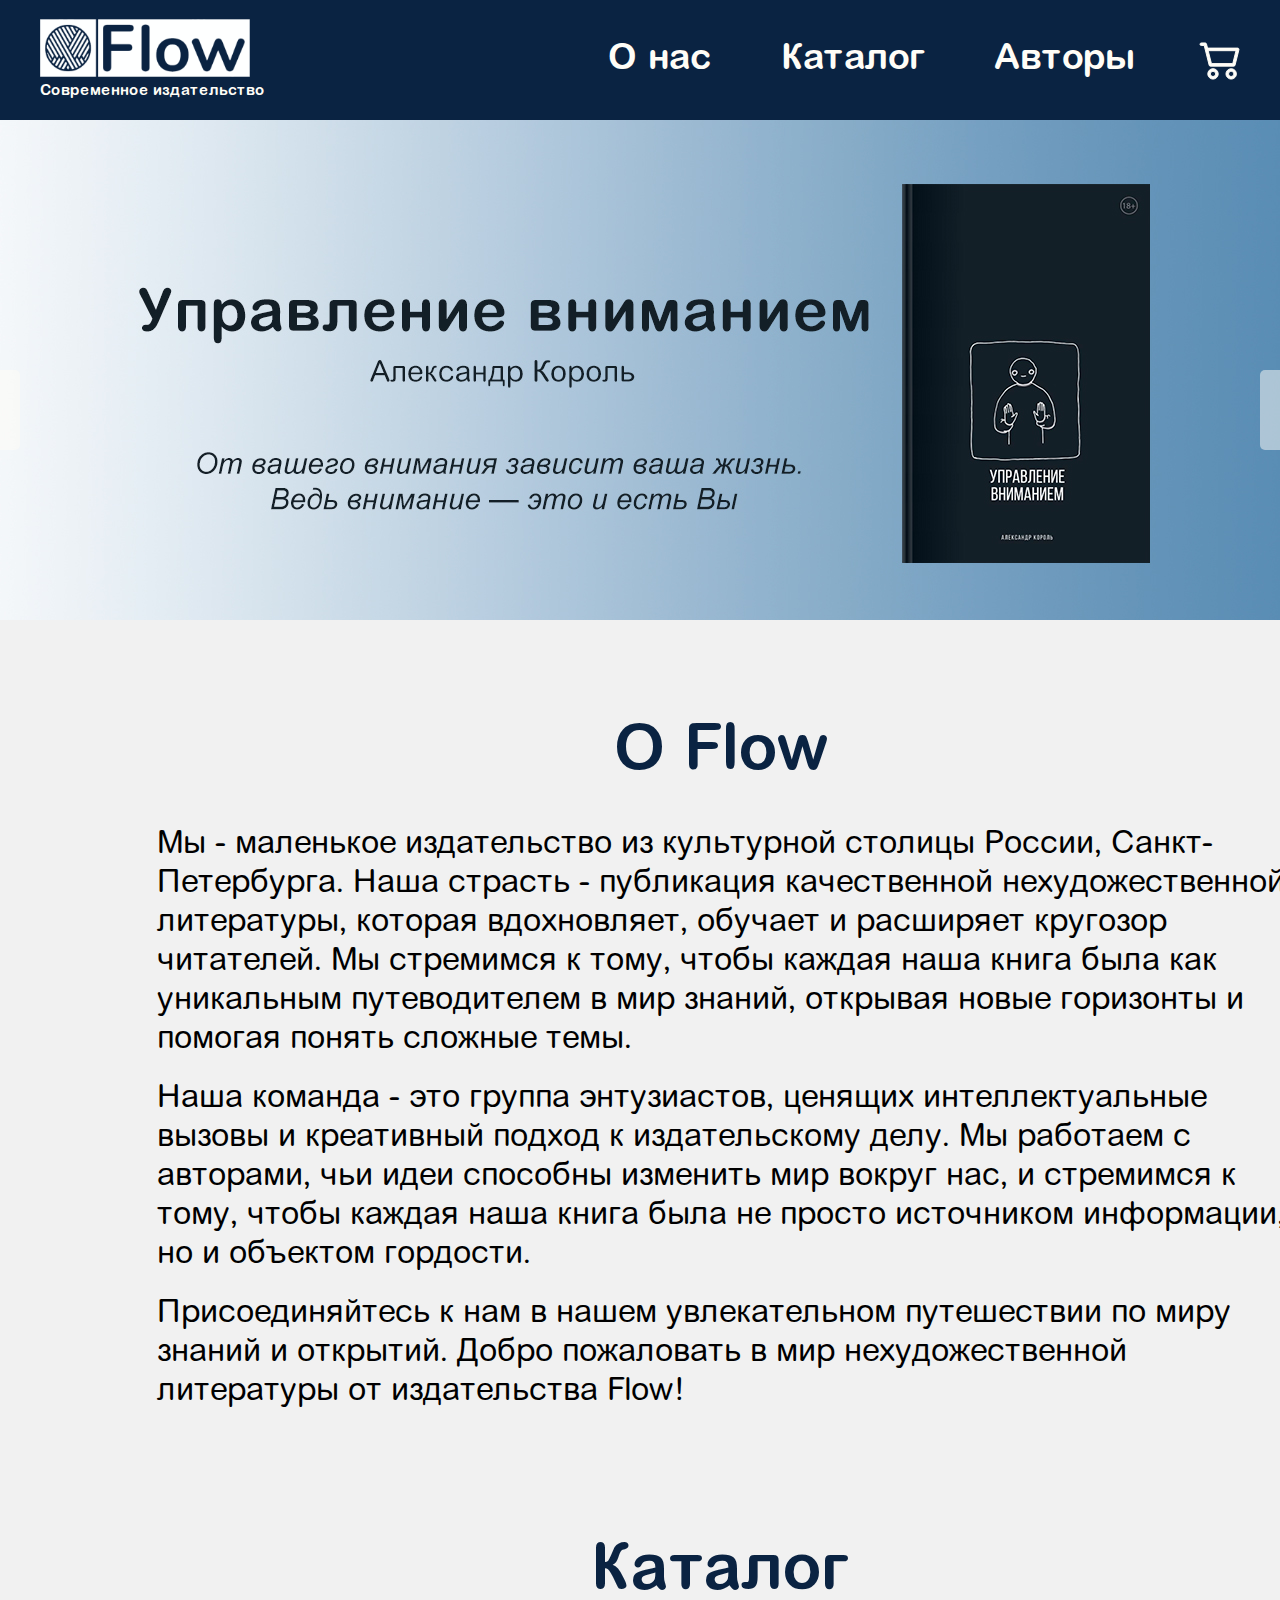
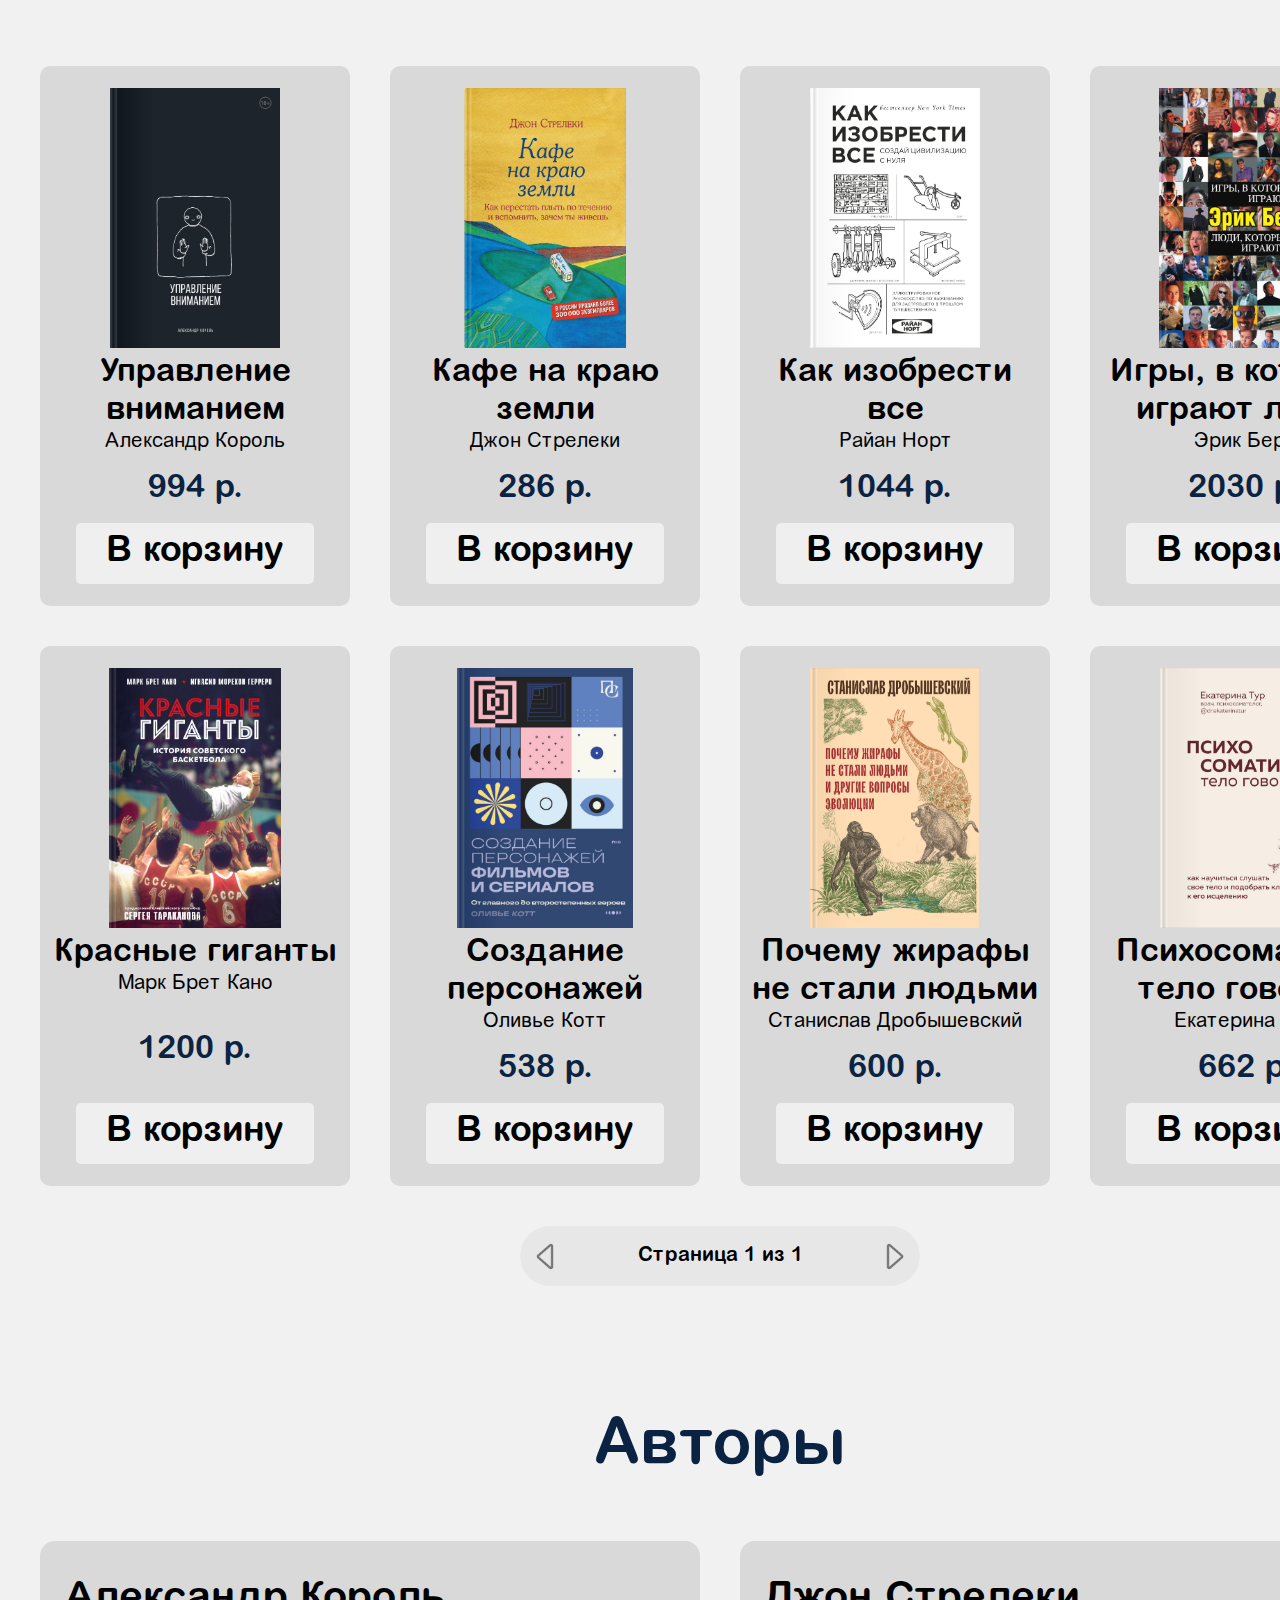
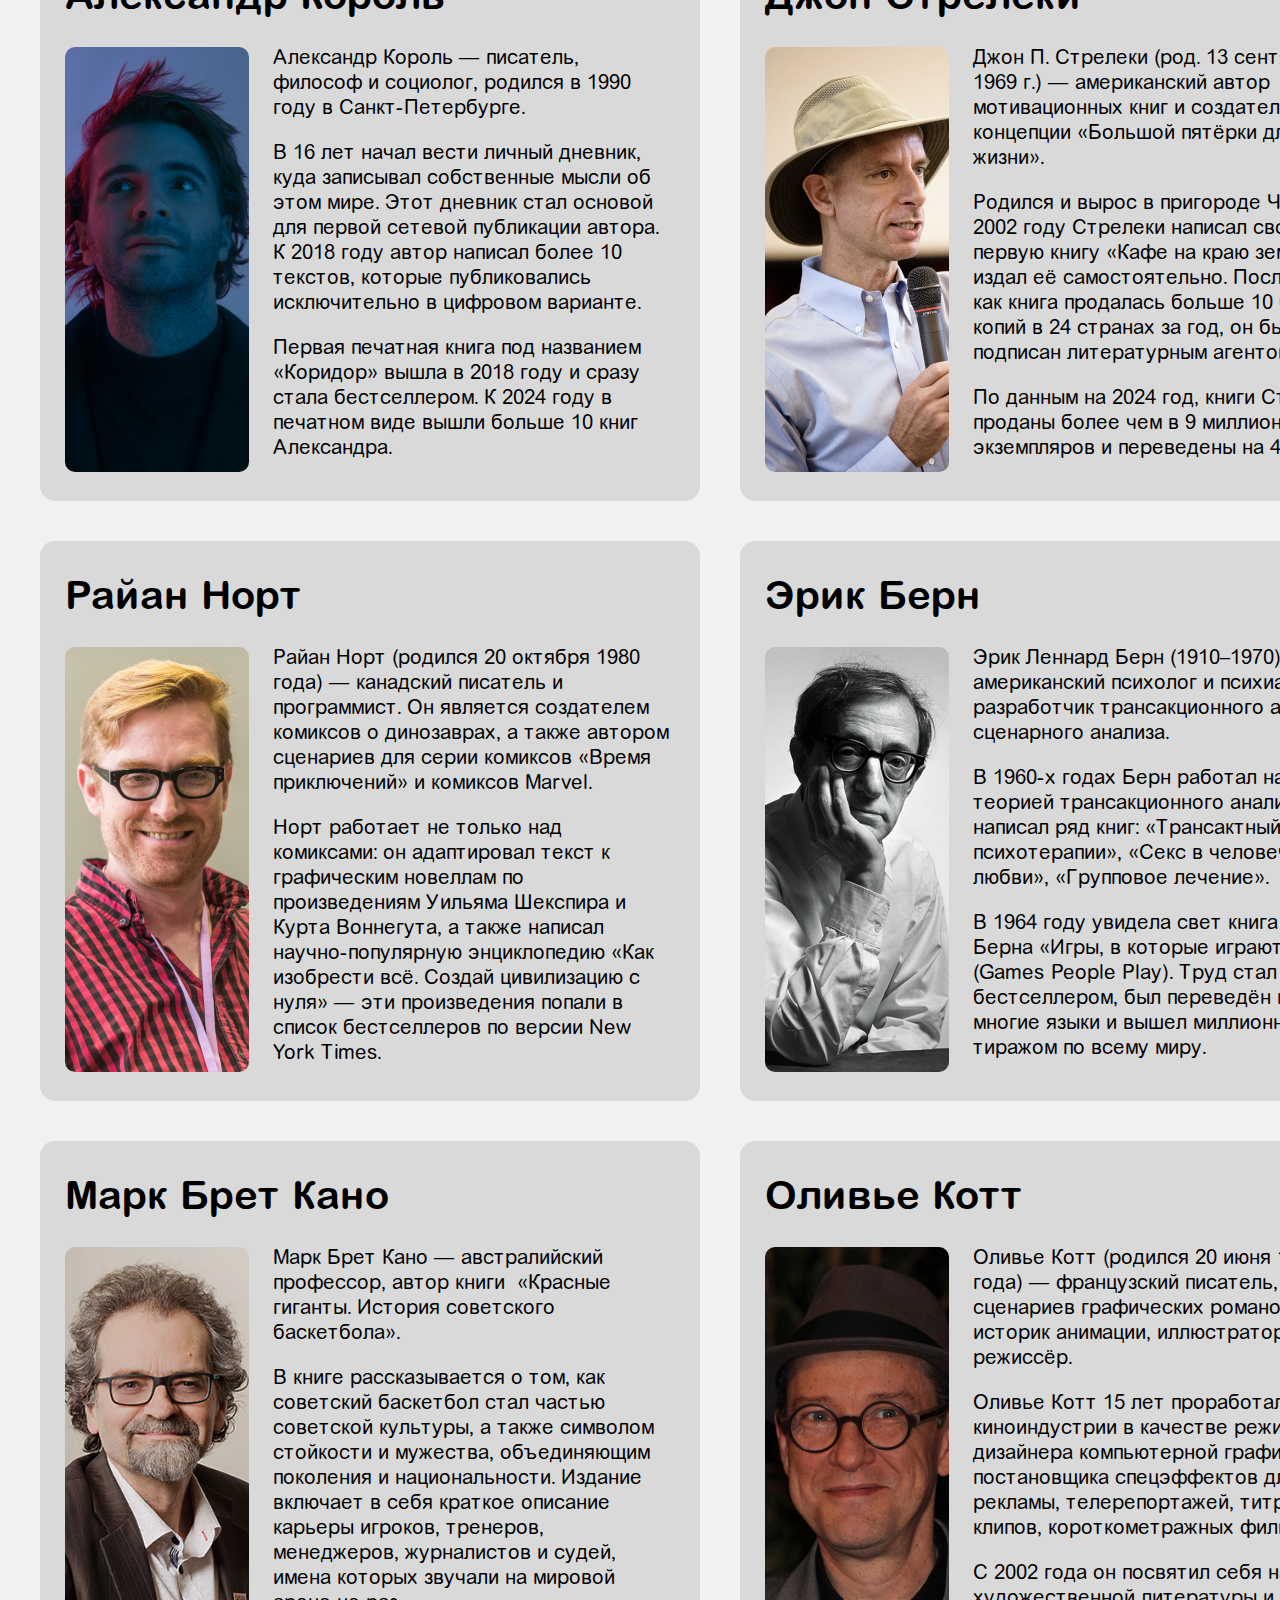
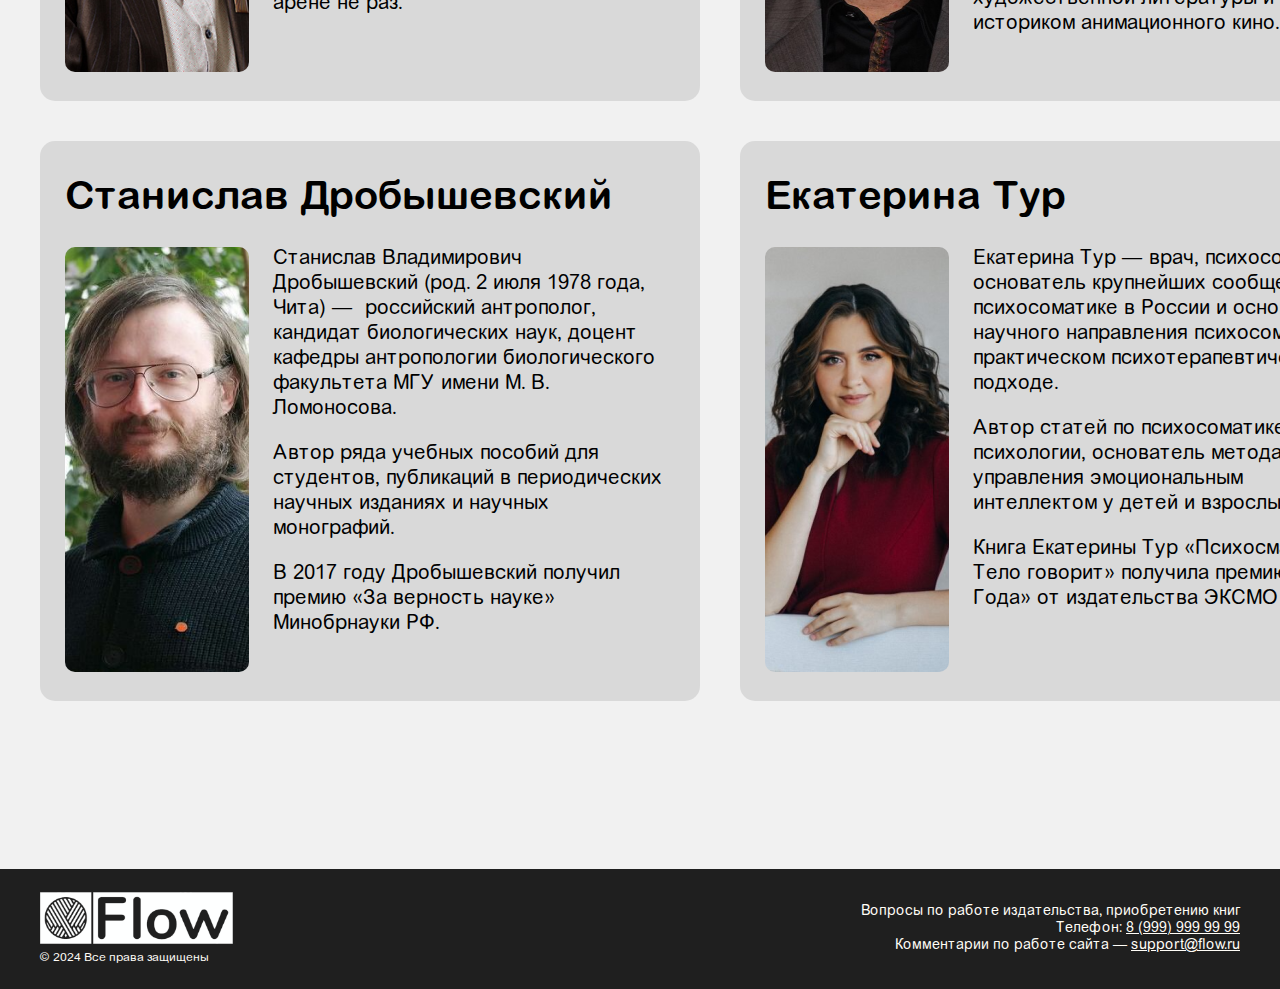
<file: index.html>
<!DOCTYPE html>
<html lang="ru">
<head>
    <meta charset="UTF-8">
    <meta name="viewport" content="width=device-width, initial-scale=1.0">
    <title>Издательство Flow</title>
    <link rel="stylesheet" href="styles.css">
    <link rel="stylesheet" href="fonts.css">
</head>
<body>
    <!--Шапка-->
    <header class="header">
        <div class="header__wrapper">
            <!--Лого и слоган-->
            <div class="header__logo-container"><a href="#">
                <img src="source/flow_logo.png" alt="Логотип Flow" width="210">
                <h1>Современное издательство</h1>
            </a></div>
            <!--Навигация-->
            <nav class="header__nav-container">
                <ul>
                    <li><a href="#about">О нас</a></li>
                    <li><a href="#catalog">Каталог</a></li>
                    <li><a href="#authors">Авторы</a></li>
                </ul>
                <a href="cart.html" class="icon cart"></a>
            </nav>
        </div>
    </header>

    <!--Main. Основное содержимое страницы-->
    <main class="main">
        <!--Слайдер с рекламными баннерами-->
        <article class="slider">
            <div class="slider__wrapper">
                <div class="slider__slides slider__slides_js">
                    <a href="product1.html">
                        <img class="slider__img" src="source/upravlenie_vnimaniem_banner.jpg" 
                        alt="Рекламный баннер книги «Управление вниманием»">
                    </a>
                    <a href="product2.html">
                        <img class="slider__img" src="source/kafe_na_krayu_zemli_banner.jpg" 
                        alt="Рекламный баннер книги «Кафе на краю земли. Как перестать плыть по течению и вспомнить, зачем ты живешь»">
                    </a>
                    <a href="product3.html">
                        <img class="slider__img" src="source/kak_izobresti_vse_banner.jpg" 
                        alt="Рекламный баннер книги «Как изобрести все. Создай цивилизацию с нуля»">
                    </a>
                    <a href="product1.html">
                        <img class="slider__img" src="source/upravlenie_vnimaniem_banner.jpg" 
                        alt="Рекламный баннер книги «Управление вниманием»">
                    </a>
                </div>
                <button class="slider__btn slider__btn-prev slider__btn-prev_js"></button>
                <button class="slider__btn slider__btn-next slider__btn-next_js"></button>
            </div>
        </article>

        <!--Раздел "О Flow"-->
        <section class="about" id="about">
            <h2>О Flow</h2>
            <div class="about__text-container">
                <p class="first-p">Мы - маленькое издательство из культурной столицы России, Санкт-Петербурга. 
                    Наша страсть - публикация качественной нехудожественной литературы, которая вдохновляет, 
                    обучает и расширяет кругозор читателей. Мы стремимся к тому, чтобы каждая наша книга 
                    была как уникальным путеводителем в мир знаний, открывая новые горизонты и помогая понять сложные темы.
                </p>
                <br>
                <p>Наша команда - это группа энтузиастов, ценящих интеллектуальные вызовы и креативный подход 
                    к издательскому делу. Мы работаем с авторами, чьи идеи способны изменить мир вокруг нас, 
                    и стремимся к тому, чтобы каждая наша книга была не просто источником информации, но и объектом гордости.
                </p>
                <br>
                <p>Присоединяйтесь к нам в нашем увлекательном путешествии по миру знаний и открытий. 
                    Добро пожаловать в мир нехудожественной литературы от издательства Flow!
                </p>
            </div>
        </section>

        <!--Каталог-->
        <section class="catalog" id="catalog">
            <h2>Каталог</h2>
            <!--Карточки товаров-->
            <div class="catalog__cards-container">
                <!--Карточка №1-->
                <article class="catalog__card">
                    <a href="product1.html">
                        <img src="source/upravlenie_vnimaniem.png" 
                        alt="Обложка книги «Управление вниманием»" height="260">
                        <div class="catalog__card-name">
                            <h3>Управление вниманием</h3>
                            <p>Александр Король</p>
                        </div>
                    </a>
                    <p class="price">994 p.</p>
                    <button class="catalog__to-cart-btn">В корзину</button>
                </article>

                <!--Карточка №2-->
                <article class="catalog__card">
                    <a href="product2.html">
                        <img src="source/kafe_na_krayu_zemli.png" 
                        alt="Обложка книги «Кафе на краю земли»" height="260">
                        <div class="catalog__card-name">
                            <h3>Кафе на краю земли</h3>
                            <p>Джон Стрелеки</p>
                        </div>
                    </a>
                    <p class="price">286 p.</p>
                    <button class="catalog__to-cart-btn">В корзину</button>
                </article>

                <!--Карточка №3-->
                <article class="catalog__card">
                    <a href="product3.html">
                        <img src="source/kak_izobresti_vse.png" 
                        alt="Обложка книги «Как изобрести все»" height="260">
                        <div class="catalog__card-name">
                            <h3>Как изобрести все</h3>
                            <p>Райан Норт</p>
                        </div>
                    </a>
                    <p class="price">1044 p.</p>
                    <button class="catalog__to-cart-btn">В корзину</button>
                </article>

                <!--Карточка №4-->
                <article class="catalog__card">
                    <a href="product4.html">
                        <img src="source/igry_v_kotorye_igrayut_lyudi.png" 
                        alt="Обложка книги «Как изобрести все»" height="260">
                        <div class="catalog__card-name">
                            <h3>Игры, в которые играют люди</h3>
                            <p>Эрик Берн</p>
                        </div>
                    </a>
                    <p class="price">2030 p.</p>
                    <button class="catalog__to-cart-btn">В корзину</button>
                </article>

                <!--Карточка №5-->
                <article class="catalog__card">
                    <a href="product5.html">
                        <img src="source/krasnye_giganty.png" 
                        alt="Обложка книги «Красные гиганты»" height="260">
                        <div class="catalog__card-name">
                            <h3>Красные гиганты</h3>
                            <p>Марк Брет Кано</p>
                        </div>
                    </a>
                    <p class="price">1200 p.</p>
                    <button class="catalog__to-cart-btn">В корзину</button>
                </article>

                <!--Карточка №6-->
                <article class="catalog__card">
                    <a href="product6.html">
                        <img src="source/sozdanie_personazhej_filmov_i_serialov.png" 
                        alt="Обложка книги «Создание персонажей фильмов и сериалов»" 
                        height="260">
                        <div class="catalog__card-name">
                            <h3>Создание персонажей</h3>
                            <p>Оливье Котт</p>
                        </div>
                    </a>
                    <p class="price">538 p.</p>
                    <button class="catalog__to-cart-btn">В корзину</button>
                </article>

                <!--Карточка №7-->
                <article class="catalog__card">
                    <a href="product7.html">
                        <img src="source/pochemu_zhirafy_ne_stali_lyudmi.png" 
                        alt="Обложка книги «Почему жирафы не стали людьми»" height="260">
                        <div class="catalog__card-name">
                            <h3>Почему жирафы не стали людьми</h3>
                            <p>Станислав Дробышевский</p>
                        </div>
                    </a>
                    <p class="price">600 p.</p>
                    <button class="catalog__to-cart-btn">В корзину</button>
                </article>

                <!--Карточка №8-->
                <article class="catalog__card">
                    <a href="product8.html">
                        <img src="source/psihosomatika_telo_govorit.png" 
                        alt="Обложка книги «Психосоматика: Тело говорит»" height="260">
                        <div class="catalog__card-name">
                            <h3>Психосоматика: тело говорит</h3>
                            <p>Екатерина Тур</p>
                        </div>
                    </a>
                    <p class="price">662 p.</p>
                    <button class="catalog__to-cart-btn">В корзину</button>
                </article>
            </div>
            <!--Кнопка перелистывания страницы-->
            <div class="catalog__pages-flipper">
                <button class="catalog__pages-flipper-btn catalog__prev-page-btn" disabled></button>
                <p>Страница 1 из 1</p>
                <button class="catalog__pages-flipper-btn catalog__next-page-btn" disabled></button>
            </div>
        </section>

        <!--Авторы-->
        <section class="authors" id="authors">
            <h2>Авторы</h2>
            <!--Карточки авторов-->
            <div class="authors__cards-container">
                <!--Карточка №1-->
                <article class="authors__card">
                    <h3>Александр Король</h3>
                    <div class="authors__card-content">
                        <div class="authors__card-img authors__card1-img"></div>
                        <div class="authors__card-text">
                            <p>Александр Король — писатель, философ и социолог, родился в 1990 году в Санкт-Петербурге.</p>
                            <br>
                            <p>В 16 лет начал вести личный дневник, куда записывал собственные мысли об этом мире. 
                                Этот дневник стал основой для первой сетевой публикации автора. К 2018 году автор 
                                написал более 10 текстов, которые публиковались исключительно в цифровом варианте.</p>
                            <br>
                            <p>Первая печатная книга под названием «Коридор» вышла в 2018 году и сразу стала бестселлером. 
                                К 2024 году в печатном виде вышли больше 10 книг Александра.</p>
                        </div>
                    </div>
                </article>

                <!--Карточка №2-->
                <article class="authors__card">
                    <h3>Джон Стрелеки</h3>
                    <div class="authors__card-content">
                        <div class="authors__card-img authors__card2-img"></div>
                        <div class="authors__card-text">
                            <p>Джон П. Стрелеки (род. 13 сентября 1969 г.) — американский автор 
                                мотивационных книг и создатель концепции «Большой пятёрки для жизни».</p>
                            <br>
                            <p>
                                Родился и вырос в пригороде Чикаго. В 2002 году Стрелеки написал свою первую книгу 
                                «Кафе на краю земли» и издал её самостоятельно. После того как книга продалась больше 
                                10 000 копий в 24 странах за год, он был подписан литературным агентом.</p>
                            <br>
                            <p>По данным на 2024 год, книги Стрелеки проданы более чем 
                                в 9 миллионах экземпляров и переведены на 43 языка.</p>
                        </div>
                    </div>
                </article>

                <!--Карточка №3-->
                <article class="authors__card">
                    <h3>Райан Норт</h3>
                    <div class="authors__card-content">
                        <div class="authors__card-img authors__card3-img"></div>
                        <div class="authors__card-text">
                            <p>Райан Норт (родился 20 октября 1980 года) — канадский писатель и программист. 
                                Он является создателем комиксов о динозаврах, а также автором сценариев для 
                                серии комиксов «Время приключений» и комиксов Marvel.</p>
                            <br>
                            <p>Норт работает не только над комиксами: он адаптировал текст к графическим новеллам 
                                по произведениям Уильяма Шекспира и Курта Воннегута, а также написал научно-популярную 
                                энциклопедию «Как изобрести всё. Создай цивилизацию с нуля» — эти произведения попали 
                                в список бестселлеров по версии New York Times. </p>
                        </div>
                    </div>
                </article>

                <!--Карточка №4-->
                <article class="authors__card">
                    <h3>Эрик Берн</h3>
                    <div class="authors__card-content">
                        <div class="authors__card-img authors__card4-img"></div>
                        <div class="authors__card-text">
                            <p>Эрик Леннард Берн (1910–1970) — американский психолог и психиатр, 
                                разработчик трансакционного анализа и сценарного анализа.</p>
                            <br>
                            <p>В 1960-х годах Берн работал над теорией трансакционного анализа и написал ряд книг: 
                                «Трансактный анализ в психотерапии», «Секс в человеческой любви», «Групповое лечение».</p>
                            <br>
                            <p>В 1964 году увидела свет книга Эрика Берна «Игры, в которые играют люди» 
                                (Games People Play). Труд стал бестселлером, был переведён на многие языки 
                                и вышел миллионным тиражом по всему миру.</p>
                        </div>
                    </div>
                </article>

                <!--Карточка №5-->
                <article class="authors__card">
                    <h3>Марк Брет Кано</h3>
                    <div class="authors__card-content">
                        <div class="authors__card-img authors__card5-img"></div>
                        <div class="authors__card-text">
                            <p>Марк Брет Кано — австралийский профессор, автор книги 
                                «Красные гиганты. История советского баскетбола».</p>
                            <br>
                            <p>В книге рассказывается о том, как советский баскетбол стал частью советской культуры, 
                                а также символом стойкости и мужества, объединяющим поколения и национальности. 
                                Издание включает в себя краткое описание карьеры игроков, тренеров, менеджеров, 
                                журналистов и судей, имена которых звучали на мировой арене не раз.</p>
                        </div>
                    </div>
                </article>

                <!--Карточка №6-->
                <article class="authors__card">
                    <h3>Оливье Котт</h3>
                    <div class="authors__card-content">
                        <div class="authors__card-img authors__card6-img"></div>
                        <div class="authors__card-text">
                            <p>Оливье Котт (родился 20 июня 1963 года) — французский писатель, 
                                автор сценариев графических романов, историк анимации, иллюстратор и режиссёр.</p>
                            <br>
                            <p>Оливье Котт 15 лет проработал в киноиндустрии в качестве режиссёра, 
                                дизайнера компьютерной графики и постановщика спецэффектов для рекламы, 
                                телерепортажей, титров, клипов, короткометражных фильмов.</p>
                            <br>
                            <p>С 2002 года он посвятил себя написанию художественной литературы 
                                и работе историком анимационного кино.</p>
                        </div>
                    </div>
                </article>

                <!--Карточка №7-->
                <article class="authors__card">
                    <h3>Станислав Дробышевский</h3>
                    <div class="authors__card-content">
                        <div class="authors__card-img authors__card7-img"></div>
                        <div class="authors__card-text">
                            <p>Станислав Владимирович Дробышевский (род. 2 июля 1978 года, Чита) — 
                                российский антрополог, кандидат биологических наук, доцент кафедры 
                                антропологии биологического факультета МГУ имени М. В. Ломоносова.</p>
                            <br>
                            <p>Автор ряда учебных пособий для студентов, публикаций 
                                в периодических научных изданиях и научных монографий.</p>
                            <br>
                            <p>В 2017 году Дробышевский получил премию «За верность науке» Минобрнауки РФ.</p>
                        </div>
                    </div>
                </article>

                <!--Карточка №8-->
                <article class="authors__card">
                    <h3>Екатерина Тур</h3>
                    <div class="authors__card-content">
                        <div class="authors__card-img authors__card8-img"></div>
                        <div class="authors__card-text">
                            <p>Екатерина Тур — врач, психосоматолог, основатель крупнейших сообществ 
                                по психосоматике в России и основатель научного направления 
                                психосоматики в практическом психотерапевтическом подходе.</p>
                            <br>
                            <p>Автор статей по психосоматике и психологии, основатель метода 
                                управления эмоциональным интеллектом у детей и взрослых.</p>
                            <br>
                            <p>Книга Екатерины Тур «Психосматика: Тело говорит» 
                                получила премию «Дебют Года» от издательства ЭКСМО (2024).</p>
                        </div>
                    </div>
                </article>
            </div>
        </section>
    </main>

    <!--Подвал-->
    <footer class="footer">
        <div class="footer__wrapper">
            <!--Лого и копирайт-->
            <div class="footer__logo-container">
                <img src="source/flow_logo.png" alt="Логотип Flow" width="193">
                <br><small>&copy; <time>2024</time> Все права защищены</small>
            </div>
            <!--Контакты-->
            <address>
                <p>Вопросы по работе издательства, приобретению книг</p>
                <p>Телефон: <a href="tel:89999999999">8 (999) 999 99 99</a></p>
                <p>Комментарии по работе сайта — <a href="mailto:support@flow.ru">support@flow.ru</a></p>
            </address>
        </div>
    </footer>
    <script src="script.js"></script>
</body>
</html>
</file>
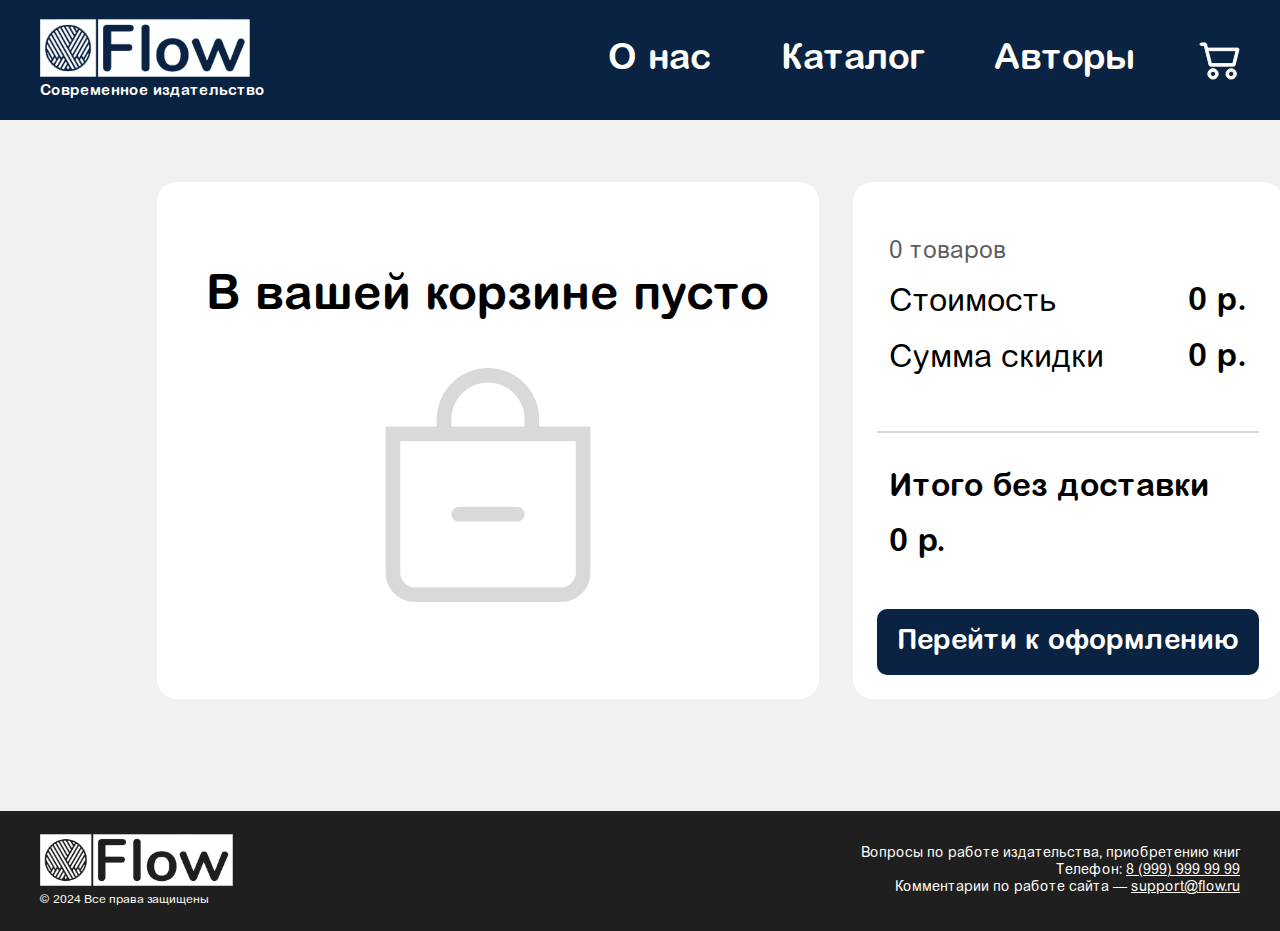
<file: cart.html>
<!DOCTYPE html>
<html lang="en">
<head>
    <meta charset="UTF-8">
    <meta name="viewport" content="width=device-width, initial-scale=1.0">
    <title>Корзина — Издательство Flow</title>
    <link rel="stylesheet" href="cart-styles.css">
    <link rel="stylesheet" href="fonts.css">
</head>
<body>
    <!--Шапка-->
    <header class="header">
        <div class="header__wrapper">
            <!--Лого и слоган-->
            <div class="header__logo-container"><a href="index.html">
                <img src="source/flow_logo.png" alt="Логотип Flow" width="210">
                <h1>Современное издательство</h1>
            </a></div>
            <!--Навигация-->
            <nav class="header__nav-container">
                <ul>
                    <li><a href="index.html#about">О нас</a></li>
                    <li><a href="index.html#catalog">Каталог</a></li>
                    <li><a href="index.html#authors">Авторы</a></li>
                </ul>
                <a href="#" class="icon cart"></a>
            </nav>
        </div>
    </header>

    <!--Main. Основное содержимое страницы-->
    <main class="main">
        <div class="main__container">
            <section class="cart-info">
                <p>В вашей корзине пусто</p>
                <img src="source/bag-dash.png" 
                alt="Иконка пустого пакета для покупок"
                width="234" height="234">
            </section>
            <section class="buy-info">
                <p class="items-count">0 товаров</p>
                <section class="buy-info__pre-price">
                    <div class="buy-info__price">
                        <p>Стоимость</p>
                        <p class="cost">0 р.</p>
                    </div>
                    <div class="buy-info__discount">
                        <p>Сумма скидки</p>
                        <p class="cost">0 р.</p>
                    </div>
                </section>
                <hr>
                <section class="buy-info__final-price">
                    <p>Итого без доставки</p>
                    <p class="cost">0 p.</p>
                </section>
                <button class="buy-info__buy-button">
                    Перейти к оформлению
                </button>
            </section>
        </div>
    </main>

    <!--Подвал-->
    <footer class="footer">
        <div class="footer__wrapper">
            <!--Лого и копирайт-->
            <div class="footer__logo-container">
                <img src="source/flow_logo.png" alt="Логотип Flow" width="193">
                <br><small>&copy; <time>2024</time> Все права защищены</small>
            </div>
            <!--Контакты-->
            <address>
                <p>Вопросы по работе издательства, приобретению книг</p>
                <p>Телефон: <a href="tel:89999999999">8 (999) 999 99 99</a></p>
                <p>Комментарии по работе сайта — <a href="mailto:support@flow.ru">support@flow.ru</a></p>
            </address>
        </div>
    </footer>
</body>
</html>
</file>
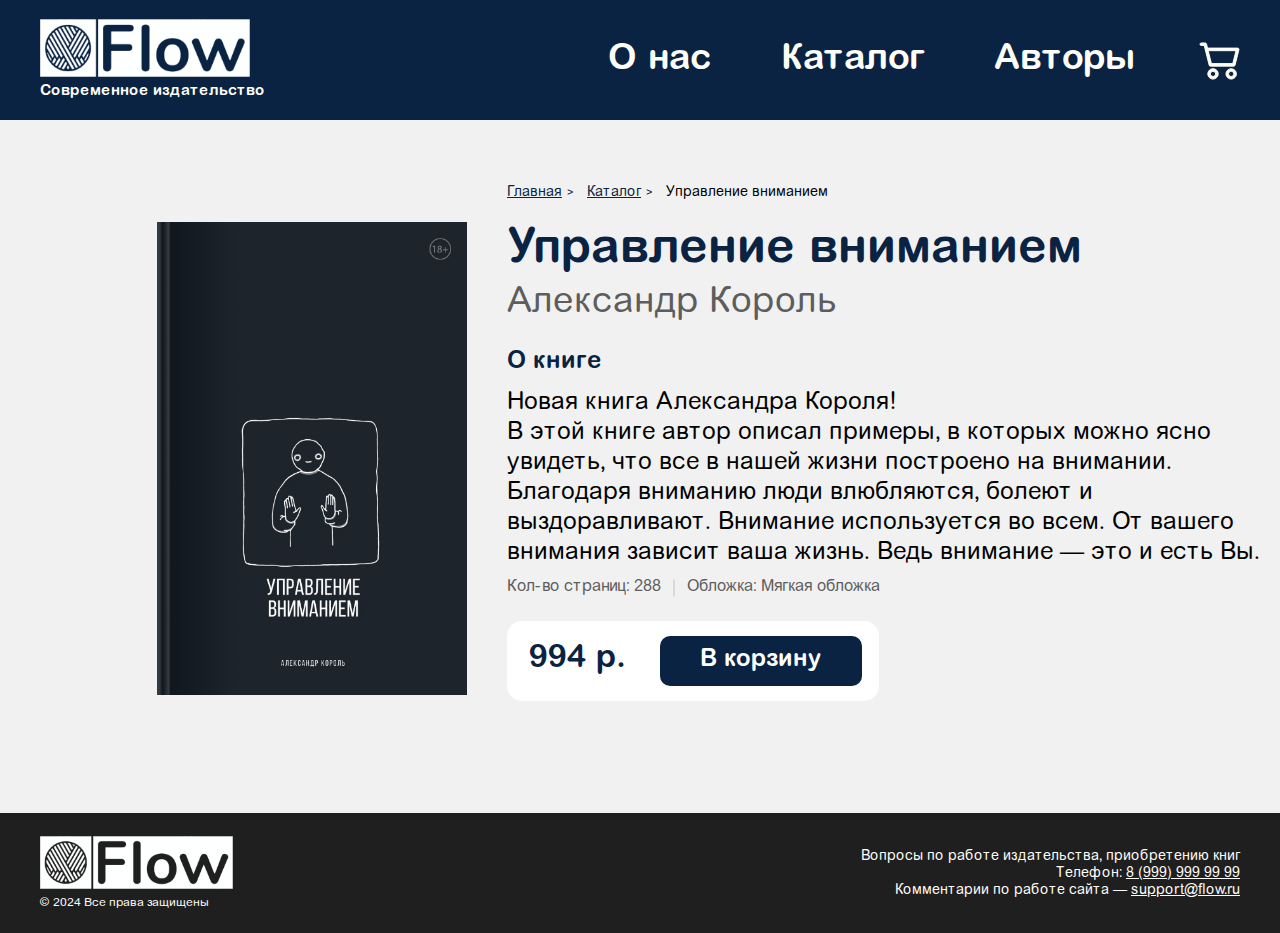
<file: product1.html>
<!DOCTYPE html>
<html lang="ru">
<head>
    <meta charset="UTF-8">
    <meta name="viewport" content="width=device-width, initial-scale=1.0">
    <title>Управление вниманием — Издательство Flow</title>
    <link rel="stylesheet" href="product-styles.css">
    <link rel="stylesheet" href="fonts.css">
</head>
<body>
    <!--Шапка-->
    <header class="header">
        <div class="header__wrapper">
            <!--Лого и слоган-->
            <div class="header__logo-container"><a href="index.html">
                <img src="source/flow_logo.png" alt="Логотип Flow" width="210">
                <h1>Современное издательство</h1>
            </a></div>
            <!--Навигация-->
            <nav class="header__nav-container">
                <ul>
                    <li><a href="index.html#about">О нас</a></li>
                    <li><a href="index.html#catalog">Каталог</a></li>
                    <li><a href="index.html#authors">Авторы</a></li>
                </ul>
                <a href="cart.html" class="icon cart"></a>
            </nav>
        </div>
    </header>

    <!--Main. Основное содержание страницы-->
    <main class="main">
        <div class="main__container">
            <!--Навигация-->
            <nav class="container__crumbs">
                <ol>
                  <li class="crumb first-crumb"><a href="index.html">Главная</a></li>
                  <li class="crumb"><a href="index.html#catalog">Каталог</a></li>
                  <li class="crumb">Управление вниманием</li>
                </ol>
            </nav>
            <!--Товар-->
            <article class="container__product">
                <!--Фото товара-->
                <div class="product__img">
                    <img src="source/upravlenie_vnimaniem.png" alt="Обложка книги «Управление вниманием»" width="310">
                </div>
                <!--Правая часть с описанием товара и кнопкой покупки-->
                <section class="product__container">
                    <!--Описание товара-->
                    <div class="product__description">
                        <div class="product__heading">
                            <h2>Управление вниманием</h2>
                            <p>Александр Король</p>
                        </div>
                        <div class="product__about">
                            <h3>О книге</h3>
                            <p>Новая книга Александра Короля!</p>
                            <p>В этой книге автор описал примеры, в которых можно 
                                ясно увидеть, что все в нашей жизни построено на внимании. </p>
                            <p>Благодаря вниманию люди влюбляются, болеют и выздоравливают. 
                                Внимание используется во всем. От вашего внимания зависит 
                                ваша жизнь. Ведь внимание — это и есть Вы.</p>
                        </div>
                        <div class="product__info">
                            <small>Кол-во страниц: 288</small>
                            <hr> <!--Дивайдер (разделитель)-->
                            <small>Обложка: Мягкая обложка</small>
                        </div>
                    </div>
                    <!--Блок с ценой и кнопкой покупки-->
                    <div class="product__buy">
                        <p>994 р.</p>
                        <button class="product__to-cart-btn">В корзину</button>
                    </div>
                </section>
            </article>
        </div>
    </main>

    <!--Подвал-->
    <footer class="footer">
        <div class="footer__wrapper">
            <!--Лого и копирайт-->
            <div class="footer__logo-container">
                <img src="source/flow_logo.png" alt="Логотип Flow" width="193">
                <br><small>&copy; <time>2024</time> Все права защищены</small>
            </div>
            <!--Контакты-->
            <address>
                <p>Вопросы по работе издательства, приобретению книг</p>
                <p>Телефон: <a href="tel:89999999999">8 (999) 999 99 99</a></p>
                <p>Комментарии по работе сайта — <a href="mailto:support@flow.ru">support@flow.ru</a></p>
            </address>
        </div>
    </footer>
</body>
</html>
</file>
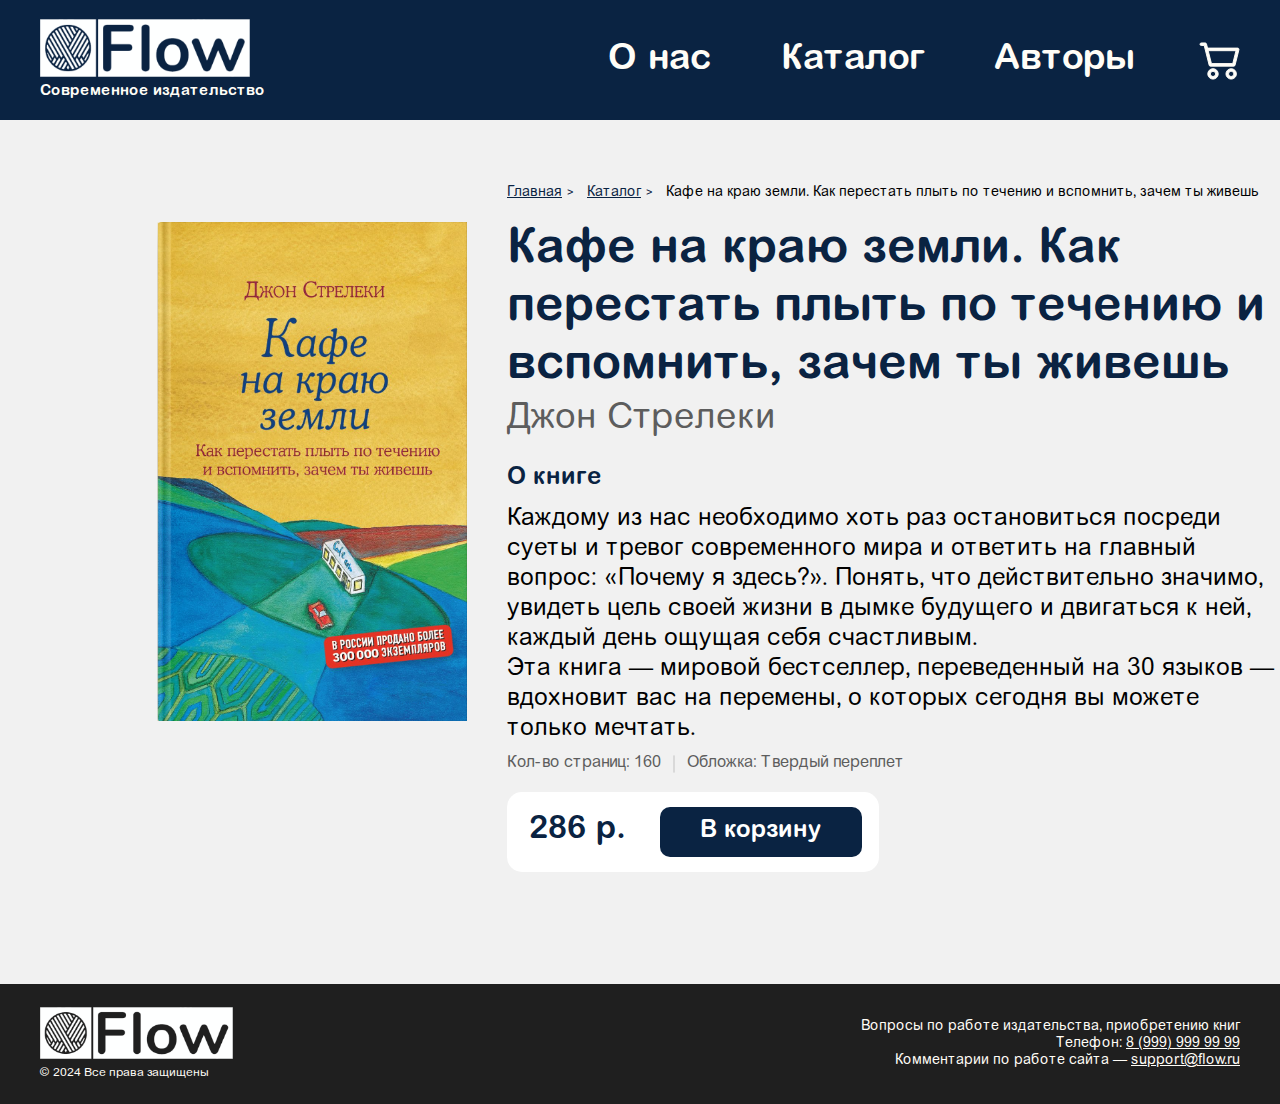
<file: product2.html>
<!DOCTYPE html>
<html lang="ru">
<head>
    <meta charset="UTF-8">
    <meta name="viewport" content="width=device-width, initial-scale=1.0">
    <title>Кафе на краю земли — Издательство Flow</title>
    <link rel="stylesheet" href="product-styles.css">
    <link rel="stylesheet" href="fonts.css">
</head>
<body>
    <!--Шапка-->
    <header class="header">
        <div class="header__wrapper">
            <!--Лого и слоган-->
            <div class="header__logo-container"><a href="index.html">
                <img src="source/flow_logo.png" alt="Логотип Flow" width="210">
                <h1>Современное издательство</h1>
            </a></div>
            <!--Навигация-->
            <nav class="header__nav-container">
                <ul>
                    <li><a href="index.html#about">О нас</a></li>
                    <li><a href="index.html#catalog">Каталог</a></li>
                    <li><a href="index.html#authors">Авторы</a></li>
                </ul>
                <a href="cart.html" class="icon cart"></a>
            </nav>
        </div>
    </header>

    <!--Main. Основное содержание страницы-->
    <main class="main">
        <div class="main__container">
            <!--Навигация-->
            <nav class="container__crumbs">
                <ol>
                  <li class="crumb first-crumb"><a href="index.html">Главная</a></li>
                  <li class="crumb"><a href="index.html#catalog">Каталог</a></li>
                  <li class="crumb">Кафе на краю земли. Как перестать плыть по течению и вспомнить, зачем ты живешь</li>
                </ol>
            </nav>
            <!--Товар-->
            <article class="container__product">
                <!--Фото товара-->
                <div class="product__img">
                    <img src="source/kafe_na_krayu_zemli.png" 
                    alt="Обложка книги «Кафе на краю земли. Как перестать плыть по течению и вспомнить, зачем ты живешь»" 
                    width="310">
                </div>
                <!--Правая часть с описанием товара и кнопкой покупки-->
                <section class="product__container">
                    <!--Описание товара-->
                    <div class="product__description">
                        <div class="product__heading">
                            <h2>Кафе на краю земли. Как перестать плыть по течению и вспомнить, зачем ты живешь</h2>
                            <p>Джон Стрелеки</p>
                        </div>
                        <div class="product__about">
                            <h3>О книге</h3>
                            <p>Каждому из нас необходимо хоть раз остановиться посреди суеты 
                                и тревог современного мира и ответить на главный вопрос: 
                                «Почему я здесь?». Понять, что действительно значимо, увидеть 
                                цель своей жизни в дымке будущего и двигаться к ней, каждый день 
                                ощущая себя счастливым.</p>
                            <p>Эта книга — мировой бестселлер, 
                                переведенный на 30 языков — вдохновит вас на перемены, 
                                о которых сегодня вы можете только мечтать.</p>
                        </div>
                        <div class="product__info">
                            <small>Кол-во страниц: 160</small>
                            <hr> <!--Дивайдер (разделитель)-->
                            <small>Обложка: Твердый переплет</small>
                        </div>
                    </div>
                    <!--Блок с ценой и кнопкой покупки-->
                    <div class="product__buy">
                        <p>286 р.</p>
                        <button class="product__to-cart-btn">В корзину</button>
                    </div>
                </section>
            </article>
        </div>
    </main>

    <!--Подвал-->
    <footer class="footer">
        <div class="footer__wrapper">
            <!--Лого и копирайт-->
            <div class="footer__logo-container">
                <img src="source/flow_logo.png" alt="Логотип Flow" width="193">
                <br><small>&copy; <time>2024</time> Все права защищены</small>
            </div>
            <!--Контакты-->
            <address>
                <p>Вопросы по работе издательства, приобретению книг</p>
                <p>Телефон: <a href="tel:89999999999">8 (999) 999 99 99</a></p>
                <p>Комментарии по работе сайта — <a href="mailto:support@flow.ru">support@flow.ru</a></p>
            </address>
        </div>
    </footer>
</body>
</html>
</file>
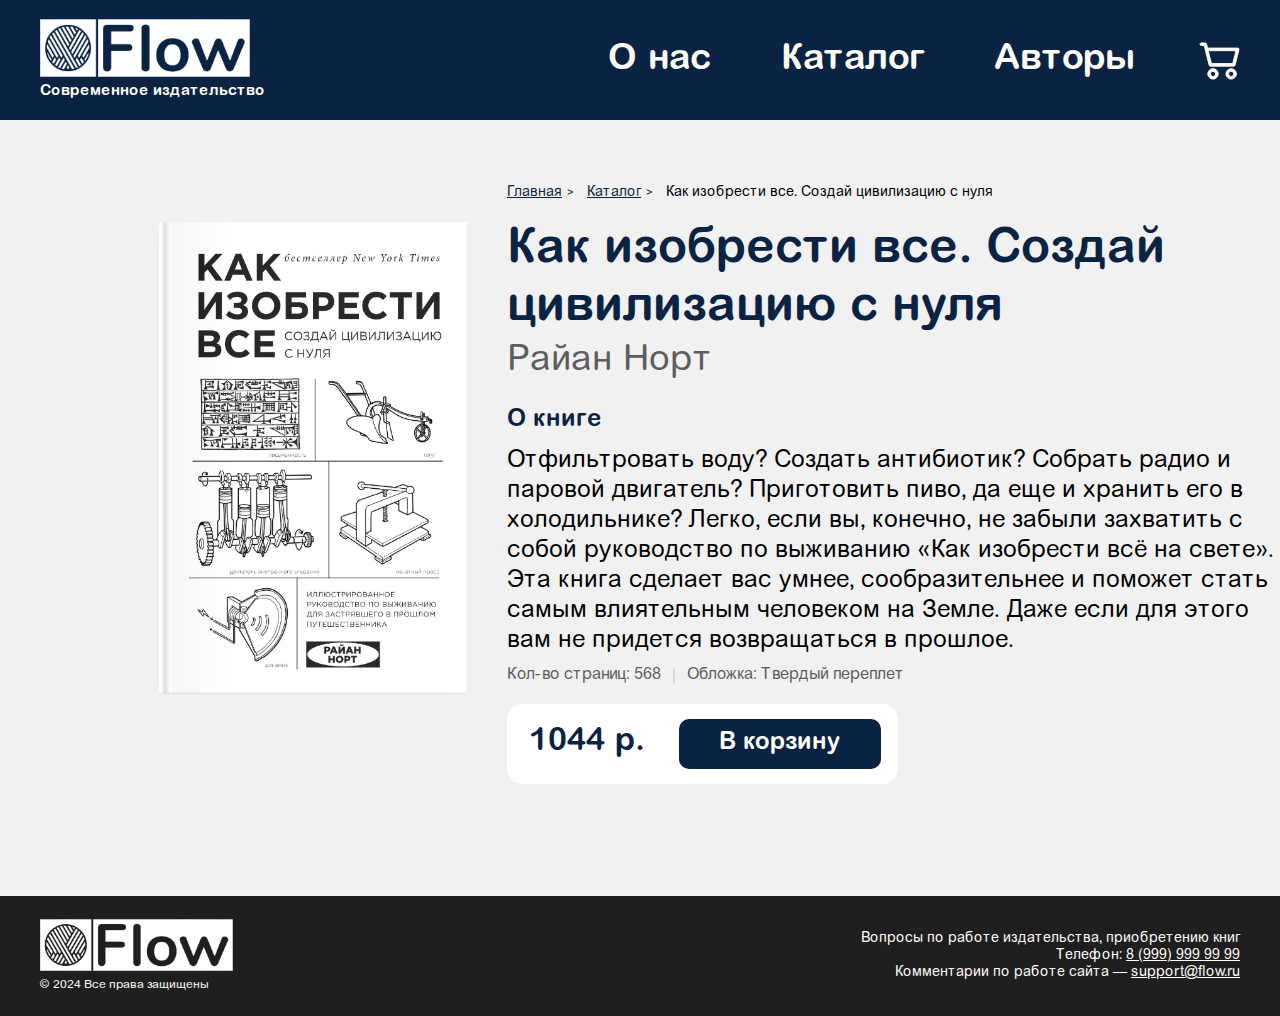
<file: product3.html>
<!DOCTYPE html>
<html lang="ru">
<head>
    <meta charset="UTF-8">
    <meta name="viewport" content="width=device-width, initial-scale=1.0">
    <title>Как изобрести все — Издательство Flow</title>
    <link rel="stylesheet" href="product-styles.css">
    <link rel="stylesheet" href="fonts.css">
</head>
<body>
    <!--Шапка-->
    <header class="header">
        <div class="header__wrapper">
            <!--Лого и слоган-->
            <div class="header__logo-container"><a href="index.html">
                <img src="source/flow_logo.png" alt="Логотип Flow" width="210">
                <h1>Современное издательство</h1>
            </a></div>
            <!--Навигация-->
            <nav class="header__nav-container">
                <ul>
                    <li><a href="index.html#about">О нас</a></li>
                    <li><a href="index.html#catalog">Каталог</a></li>
                    <li><a href="index.html#authors">Авторы</a></li>
                </ul>
                <a href="cart.html" class="icon cart"></a>
            </nav>
        </div>
    </header>

    <!--Main. Основное содержание страницы-->
    <main class="main">
        <div class="main__container">
            <!--Навигация-->
            <nav class="container__crumbs">
                <ol>
                <li class="crumb first-crumb"><a href="index.html">Главная</a></li>
                <li class="crumb"><a href="index.html#catalog">Каталог</a></li>
                <li class="crumb">Как изобрести все. Создай цивилизацию с нуля</li>
                </ol>
            </nav>
            <!--Товар-->
            <article class="container__product">
                <!--Фото товара-->
                <div class="product__img">
                    <img src="source/kak_izobresti_vse.png" 
                    alt="Обложка книги «Как изобрести все. Создай цивилизацию с нуля»" 
                    width="310">
                </div>
                <!--Правая часть с описанием товара и кнопкой покупки-->
                <section class="product__container">
                    <!--Описание товара-->
                    <div class="product__description">
                        <div class="product__heading">
                            <h2>Как изобрести все. Создай цивилизацию с нуля</h2>
                            <p>Райан Норт</p>
                        </div>
                        <div class="product__about">
                            <h3>О книге</h3>
                            <p>Отфильтровать воду? Создать антибиотик? Собрать радио и паровой двигатель? 
                                Приготовить пиво, да еще и хранить его в холодильнике? Легко, если вы, 
                                конечно, не забыли захватить с собой руководство по выживанию 
                                «Как изобрести всё на свете».</p>
                            <p>Эта книга сделает вас умнее, сообразительнее и поможет стать 
                                самым влиятельным человеком на Земле. Даже если для этого 
                                вам не придется возвращаться в прошлое.</p>
                        </div>
                        <div class="product__info">
                            <small>Кол-во страниц: 568</small>
                            <hr> <!--Дивайдер (разделитель)-->
                            <small>Обложка: Твердый переплет</small>
                        </div>
                    </div>
                    <!--Блок с ценой и кнопкой покупки-->
                    <div class="product__buy">
                        <p>1044 р.</p>
                        <button class="product__to-cart-btn">В корзину</button>
                    </div>
                </section>
            </article>
        </div>
    </main>

    <!--Подвал-->
    <footer class="footer">
        <div class="footer__wrapper">
            <!--Лого и копирайт-->
            <div class="footer__logo-container">
                <img src="source/flow_logo.png" alt="Логотип Flow" width="193">
                <br><small>&copy; <time>2024</time> Все права защищены</small>
            </div>
            <!--Контакты-->
            <address>
                <p>Вопросы по работе издательства, приобретению книг</p>
                <p>Телефон: <a href="tel:89999999999">8 (999) 999 99 99</a></p>
                <p>Комментарии по работе сайта — <a href="mailto:support@flow.ru">support@flow.ru</a></p>
            </address>
        </div>
    </footer>
</body>
</html>
</file>
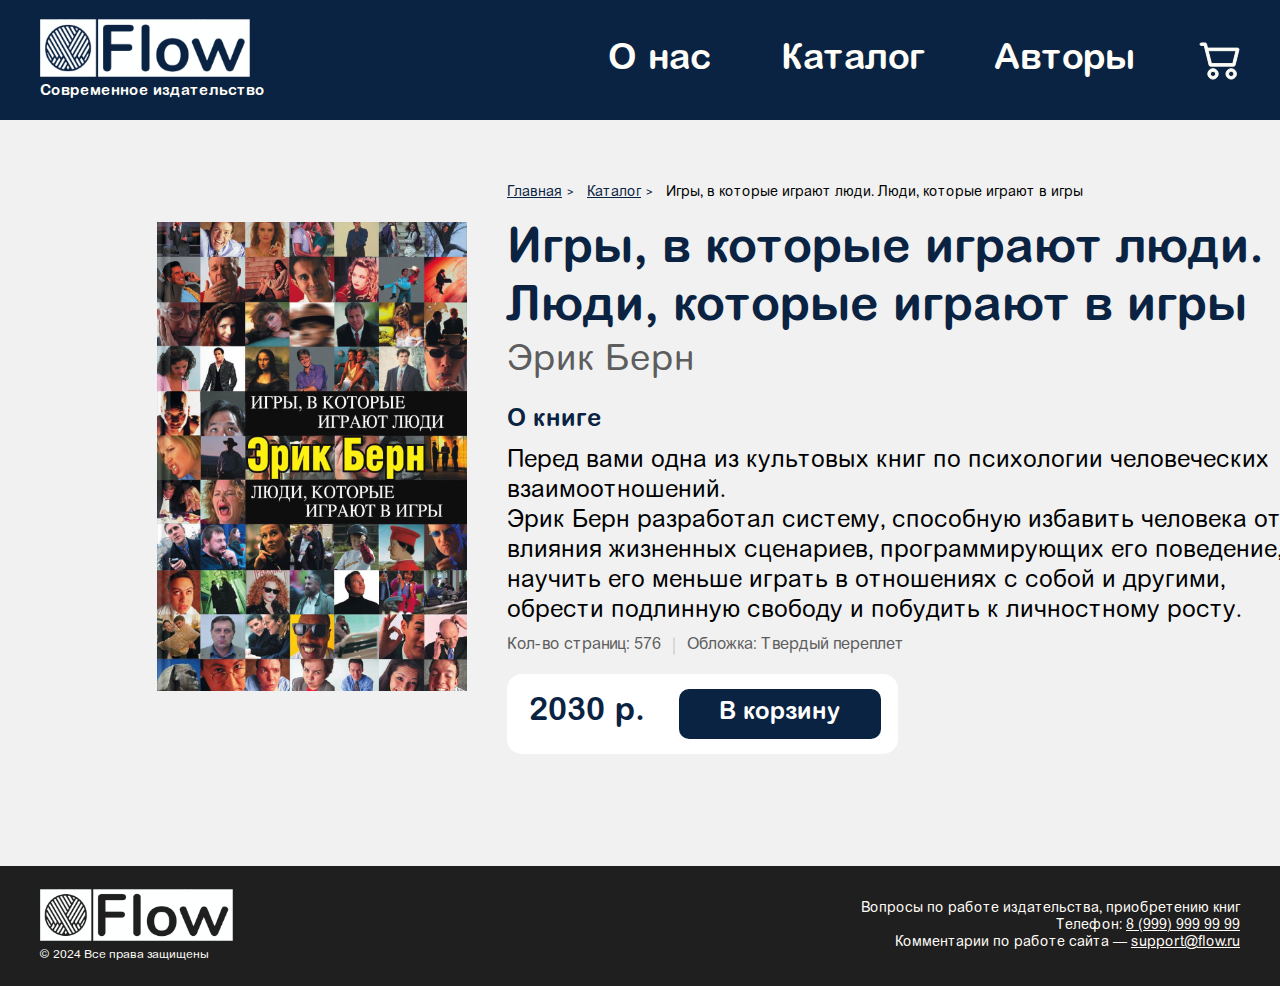
<file: product4.html>
<!DOCTYPE html>
<html lang="ru">
<head>
    <meta charset="UTF-8">
    <meta name="viewport" content="width=device-width, initial-scale=1.0">
    <title>Игры, в которые играют люди — Издательство Flow</title>
    <link rel="stylesheet" href="product-styles.css">
    <link rel="stylesheet" href="fonts.css">
</head>
<body>
    <!--Шапка-->
    <header class="header">
        <div class="header__wrapper">
            <!--Лого и слоган-->
            <div class="header__logo-container"><a href="index.html">
                <img src="source/flow_logo.png" alt="Логотип Flow" width="210">
                <h1>Современное издательство</h1>
            </a></div>
            <!--Навигация-->
            <nav class="header__nav-container">
                <ul>
                    <li><a href="index.html#about">О нас</a></li>
                    <li><a href="index.html#catalog">Каталог</a></li>
                    <li><a href="index.html#authors">Авторы</a></li>
                </ul>
                <a href="cart.html" class="icon cart"></a>
            </nav>
        </div>
    </header>

    <!--Main. Основное содержание страницы-->
    <main class="main">
        <div class="main__container">
            <!--Навигация-->
            <nav class="container__crumbs">
                <ol>
                <li class="crumb first-crumb"><a href="index.html">Главная</a></li>
                <li class="crumb"><a href="index.html#catalog">Каталог</a></li>
                <li class="crumb">Игры, в которые играют люди. Люди, которые играют в игры</li>
                </ol>
            </nav>
            <!--Товар-->
            <article class="container__product">
                <!--Фото товара-->
                <div class="product__img">
                    <img src="source/igry_v_kotorye_igrayut_lyudi.png" 
                    alt="Обложка книги «Игры, в которые играют люди. Люди, которые играют в игры»" 
                    width="310">
                </div>
                <!--Правая часть с описанием товара и кнопкой покупки-->
                <section class="product__container">
                    <!--Описание товара-->
                    <div class="product__description">
                        <div class="product__heading">
                            <h2>Игры, в которые играют люди. Люди, которые играют в игры</h2>
                            <p>Эрик Берн</p>
                        </div>
                        <div class="product__about">
                            <h3>О книге</h3>
                            <p>Перед вами одна из культовых книг по психологии человеческих взаимоотношений.</p>
                            <p>Эрик Берн разработал систему, способную избавить человека от влияния 
                                жизненных сценариев, программирующих его поведение, научить его меньше 
                                играть в отношениях с собой и другими, обрести подлинную свободу и 
                                побудить к личностному росту.</p>
                        </div>
                        <div class="product__info">
                            <small>Кол-во страниц: 576</small>
                            <hr> <!--Дивайдер (разделитель)-->
                            <small>Обложка: Твердый переплет</small>
                        </div>
                    </div>
                    <!--Блок с ценой и кнопкой покупки-->
                    <div class="product__buy">
                        <p>2030 р.</p>
                        <button class="product__to-cart-btn">В корзину</button>
                    </div>
                </section>
            </article>
        </div>
    </main>

    <!--Подвал-->
    <footer class="footer">
        <div class="footer__wrapper">
            <!--Лого и копирайт-->
            <div class="footer__logo-container">
                <img src="source/flow_logo.png" alt="Логотип Flow" width="193">
                <br><small>&copy; <time>2024</time> Все права защищены</small>
            </div>
            <!--Контакты-->
            <address>
                <p>Вопросы по работе издательства, приобретению книг</p>
                <p>Телефон: <a href="tel:89999999999">8 (999) 999 99 99</a></p>
                <p>Комментарии по работе сайта — <a href="mailto:support@flow.ru">support@flow.ru</a></p>
            </address>
        </div>
    </footer>
</body>
</html>
</file>
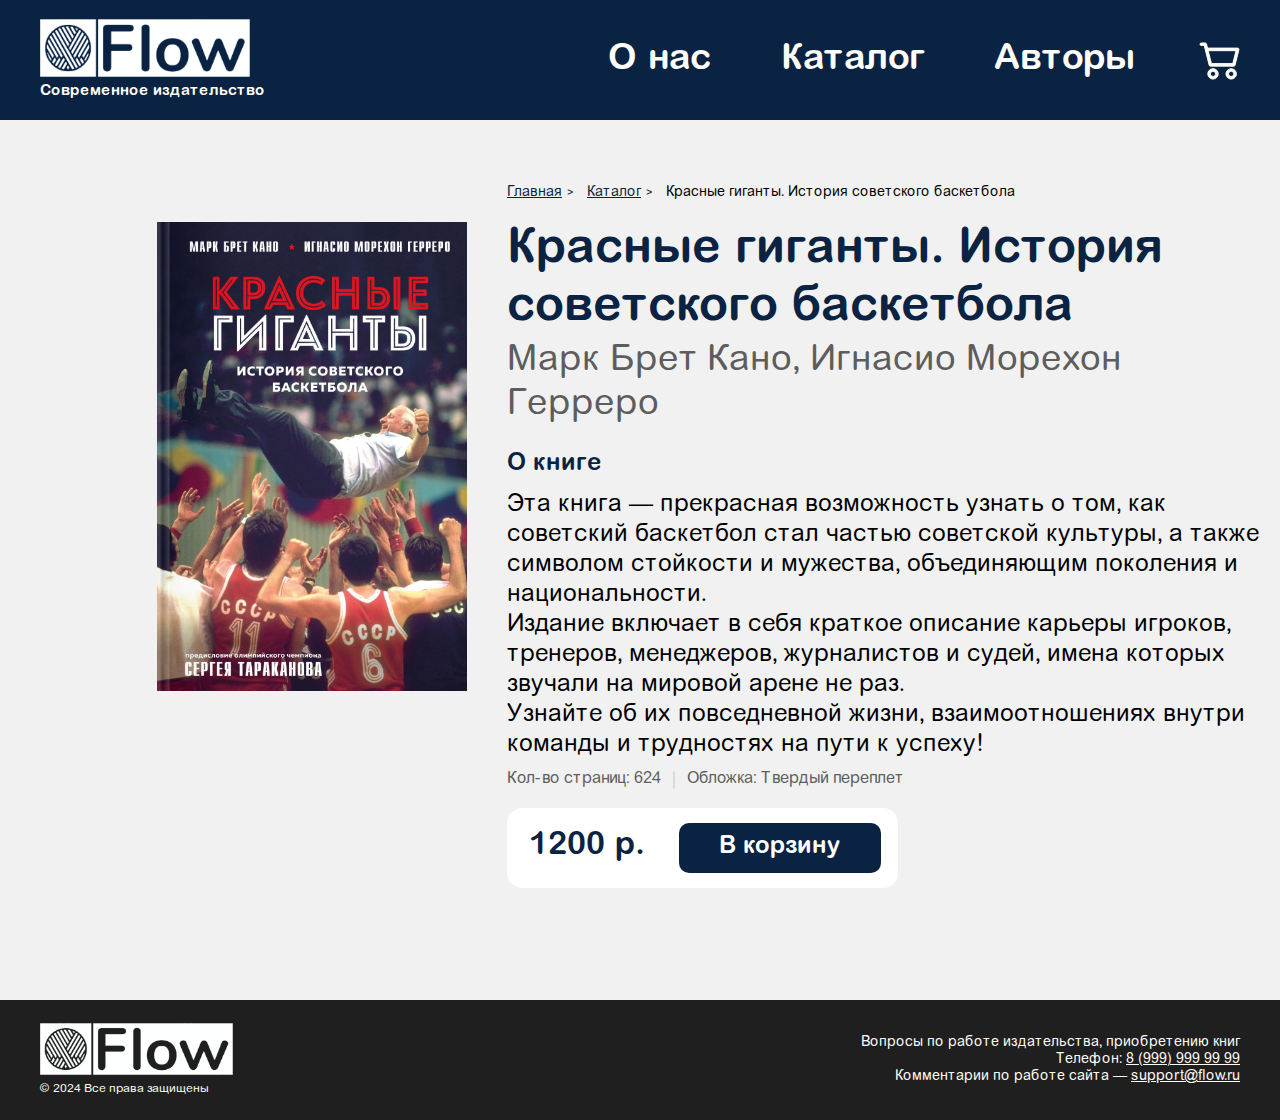
<file: product5.html>
<!DOCTYPE html>
<html lang="ru">
<head>
    <meta charset="UTF-8">
    <meta name="viewport" content="width=device-width, initial-scale=1.0">
    <title>Красные гиганты. История советского баскетбола — Издательство Flow</title>
    <link rel="stylesheet" href="product-styles.css">
    <link rel="stylesheet" href="fonts.css">
</head>
<body>
    <!--Шапка-->
    <header class="header">
        <div class="header__wrapper">
            <!--Лого и слоган-->
            <div class="header__logo-container"><a href="index.html">
                <img src="source/flow_logo.png" alt="Логотип Flow" width="210">
                <h1>Современное издательство</h1>
            </a></div>
            <!--Навигация-->
            <nav class="header__nav-container">
                <ul>
                    <li><a href="index.html#about">О нас</a></li>
                    <li><a href="index.html#catalog">Каталог</a></li>
                    <li><a href="index.html#authors">Авторы</a></li>
                </ul>
                <a href="cart.html" class="icon cart"></a>
            </nav>
        </div>
    </header>

    <!--Main. Основное содержание страницы-->
    <main class="main">
        <div class="main__container">
            <!--Навигация-->
            <nav class="container__crumbs">
                <ol>
                <li class="crumb first-crumb"><a href="index.html">Главная</a></li>
                <li class="crumb"><a href="index.html#catalog">Каталог</a></li>
                <li class="crumb">Красные гиганты. История советского баскетбола</li>
                </ol>
            </nav>
            <!--Товар-->
            <article class="container__product">
                <!--Фото товара-->
                <div class="product__img">
                    <img src="source/krasnye_giganty.png" 
                    alt="Обложка книги «Красные гиганты. История советского баскетбола»" 
                    width="310">
                </div>
                <!--Правая часть с описанием товара и кнопкой покупки-->
                <section class="product__container">
                    <!--Описание товара-->
                    <div class="product__description">
                        <div class="product__heading">
                            <h2>Красные гиганты. История советского баскетбола</h2>
                            <p>Марк Брет Кано, Игнасио Морехон Герреро</p>
                        </div>
                        <div class="product__about">
                            <h3>О книге</h3>
                            <p>Эта книга — прекрасная возможность узнать о том, 
                                как советский баскетбол стал частью советской культуры, 
                                а также символом стойкости и мужества, объединяющим 
                                поколения и национальности.</p>
                            <p>Издание включает в себя краткое описание карьеры игроков, 
                                тренеров, менеджеров, журналистов и судей, имена 
                                которых звучали на мировой арене не раз.</p>
                            <p>Узнайте об их повседневной жизни, взаимоотношениях внутри 
                                команды и трудностях на пути к успеху!</p>
                        </div>
                        <div class="product__info">
                            <small>Кол-во страниц: 624</small>
                            <hr> <!--Дивайдер (разделитель)-->
                            <small>Обложка: Твердый переплет</small>
                        </div>
                    </div>
                    <!--Блок с ценой и кнопкой покупки-->
                    <div class="product__buy">
                        <p>1200 р.</p>
                        <button class="product__to-cart-btn">В корзину</button>
                    </div>
                </section>
            </article>
        </div>
    </main>

    <!--Подвал-->
    <footer class="footer">
        <div class="footer__wrapper">
            <!--Лого и копирайт-->
            <div class="footer__logo-container">
                <img src="source/flow_logo.png" alt="Логотип Flow" width="193">
                <br><small>&copy; <time>2024</time> Все права защищены</small>
            </div>
            <!--Контакты-->
            <address>
                <p>Вопросы по работе издательства, приобретению книг</p>
                <p>Телефон: <a href="tel:89999999999">8 (999) 999 99 99</a></p>
                <p>Комментарии по работе сайта — <a href="mailto:support@flow.ru">support@flow.ru</a></p>
            </address>
        </div>
    </footer>
</body>
</html>
</file>
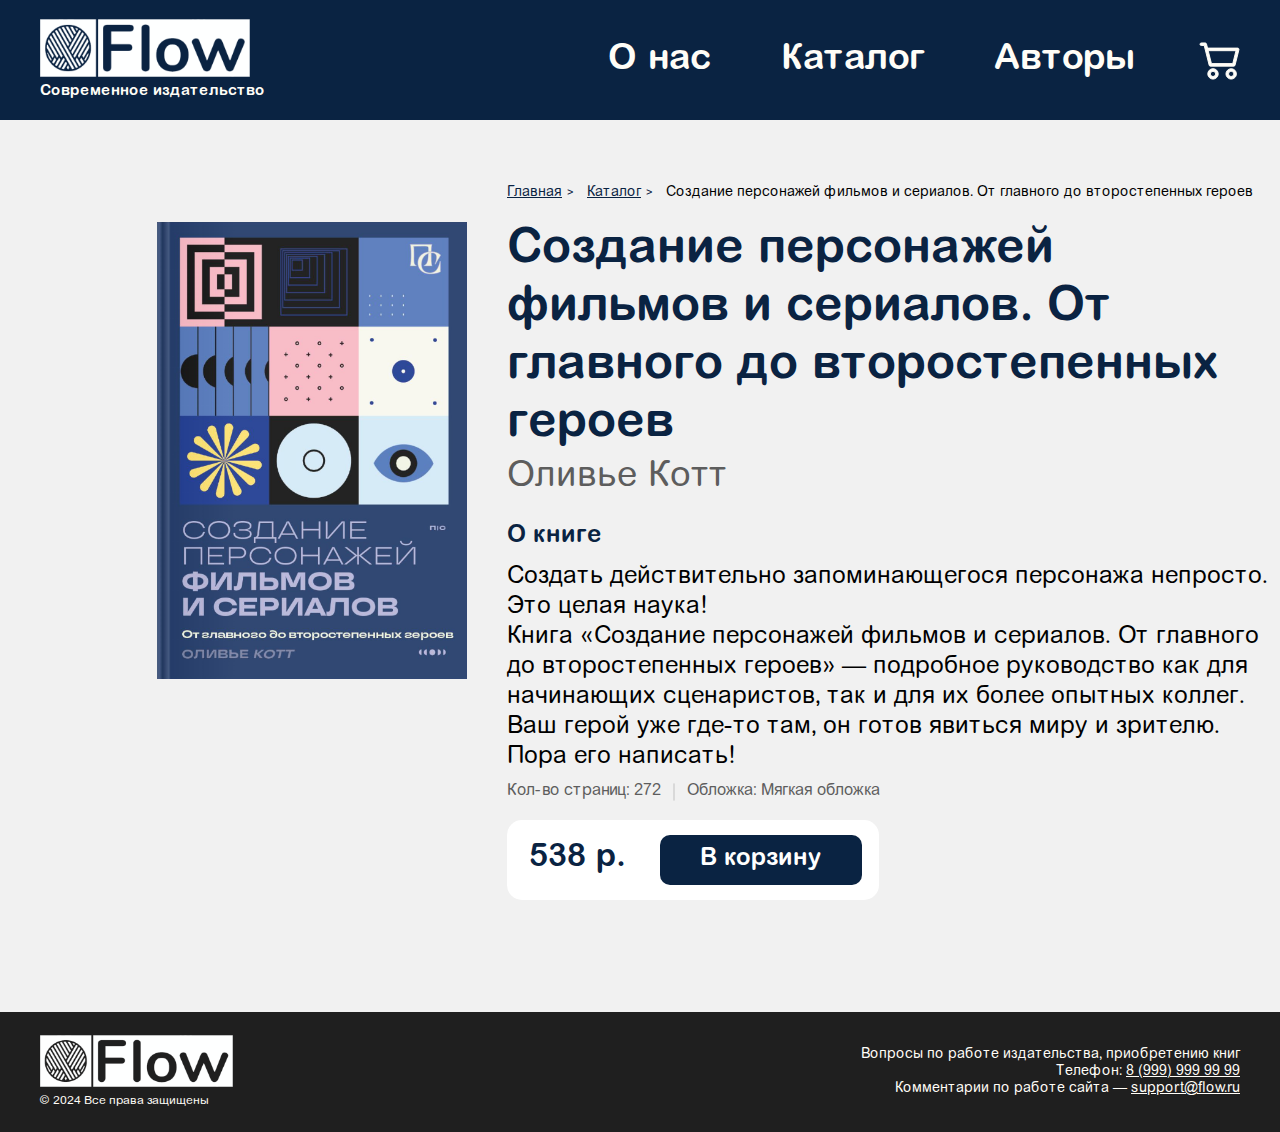
<file: product6.html>
<!DOCTYPE html>
<html lang="ru">
<head>
    <meta charset="UTF-8">
    <meta name="viewport" content="width=device-width, initial-scale=1.0">
    <title>Создание персонажей фильмов и сериалов — Издательство Flow</title>
    <link rel="stylesheet" href="product-styles.css">
    <link rel="stylesheet" href="fonts.css">
</head>
<body>
    <!--Шапка-->
    <header class="header">
        <div class="header__wrapper">
            <!--Лого и слоган-->
            <div class="header__logo-container"><a href="index.html">
                <img src="source/flow_logo.png" alt="Логотип Flow" width="210">
                <h1>Современное издательство</h1>
            </a></div>
            <!--Навигация-->
            <nav class="header__nav-container">
                <ul>
                    <li><a href="index.html#about">О нас</a></li>
                    <li><a href="index.html#catalog">Каталог</a></li>
                    <li><a href="index.html#authors">Авторы</a></li>
                </ul>
                <a href="cart.html" class="icon cart"></a>
            </nav>
        </div>
    </header>

    <!--Main. Основное содержание страницы-->
    <main class="main">
        <div class="main__container">
            <!--Навигация-->
            <nav class="container__crumbs">
                <ol>
                  <li class="crumb first-crumb"><a href="index.html">Главная</a></li>
                  <li class="crumb"><a href="index.html#catalog">Каталог</a></li>
                  <li class="crumb">Создание персонажей фильмов и сериалов. От главного до второстепенных героев</li>
                </ol>
            </nav>
            <!--Товар-->
            <article class="container__product">
                <!--Фото товара-->
                <div class="product__img">
                    <img src="source/sozdanie_personazhej_filmov_i_serialov.png" 
                    alt="Обложка книги «Создание персонажей фильмов и сериалов. От главного до второстепенных героев»" 
                    width="310">
                </div>
                <!--Правая часть с описанием товара и кнопкой покупки-->
                <section class="product__container">
                    <!--Описание товара-->
                    <div class="product__description">
                        <div class="product__heading">
                            <h2>Создание персонажей фильмов и сериалов. От главного до второстепенных героев</h2>
                            <p>Оливье Котт</p>
                        </div>
                        <div class="product__about">
                            <h3>О книге</h3>
                            <p>Создать действительно запоминающегося персонажа непросто. 
                                Это целая наука!</p>
                            <p>Книга «Создание персонажей фильмов и сериалов. От главного до второстепенных героев» 
                                — подробное руководство как для начинающих сценаристов, так и для их более опытных коллег.</p>
                            <p>Ваш герой уже где-то там, он готов явиться миру и зрителю. Пора его написать!</p>
                        </div>
                        <div class="product__info">
                            <small>Кол-во страниц: 272</small>
                            <hr> <!--Дивайдер (разделитель)-->
                            <small>Обложка: Мягкая обложка</small>
                        </div>
                    </div>
                    <!--Блок с ценой и кнопкой покупки-->
                    <div class="product__buy">
                        <p>538 р.</p>
                        <button class="product__to-cart-btn">В корзину</button>
                    </div>
                </section>
            </article>
        </div>
    </main>

    <!--Подвал-->
    <footer class="footer">
        <div class="footer__wrapper">
            <!--Лого и копирайт-->
            <div class="footer__logo-container">
                <img src="source/flow_logo.png" alt="Логотип Flow" width="193">
                <br><small>&copy; <time>2024</time> Все права защищены</small>
            </div>
            <!--Контакты-->
            <address>
                <p>Вопросы по работе издательства, приобретению книг</p>
                <p>Телефон: <a href="tel:89999999999">8 (999) 999 99 99</a></p>
                <p>Комментарии по работе сайта — <a href="mailto:support@flow.ru">support@flow.ru</a></p>
            </address>
        </div>
    </footer>
</body>
</html>
</file>
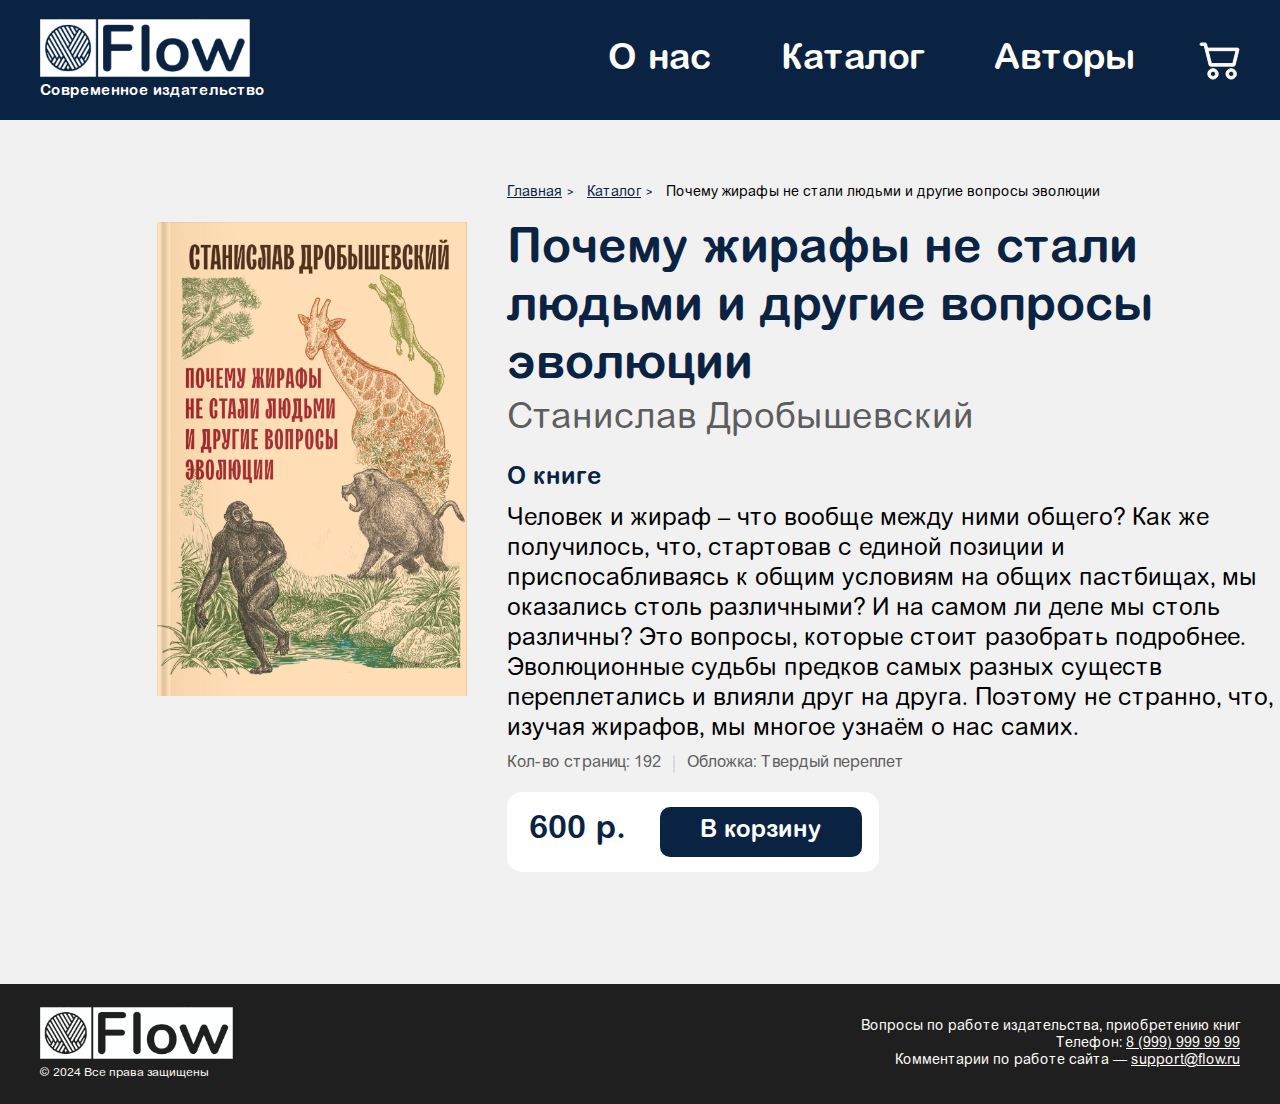
<file: product7.html>
<!DOCTYPE html>
<html lang="ru">
<head>
    <meta charset="UTF-8">
    <meta name="viewport" content="width=device-width, initial-scale=1.0">
    <title>Почему жирафы не стали людьми и другие вопросы эволюции — Издательство Flow</title>
    <link rel="stylesheet" href="product-styles.css">
    <link rel="stylesheet" href="fonts.css">
</head>
<body>
    <!--Шапка-->
    <header class="header">
        <div class="header__wrapper">
            <!--Лого и слоган-->
            <div class="header__logo-container"><a href="index.html">
                <img src="source/flow_logo.png" alt="Логотип Flow" width="210">
                <h1>Современное издательство</h1>
            </a></div>
            <!--Навигация-->
            <nav class="header__nav-container">
                <ul>
                    <li><a href="index.html#about">О нас</a></li>
                    <li><a href="index.html#catalog">Каталог</a></li>
                    <li><a href="index.html#authors">Авторы</a></li>
                </ul>
                <a href="cart.html" class="icon cart"></a>
            </nav>
        </div>
    </header>

    <!--Main. Основное содержание страницы-->
    <main class="main">
        <div class="main__container">
            <!--Навигация-->
            <nav class="container__crumbs">
                <ol>
                  <li class="crumb first-crumb"><a href="index.html">Главная</a></li>
                  <li class="crumb"><a href="index.html#catalog">Каталог</a></li>
                  <li class="crumb">Почему жирафы не стали людьми и другие вопросы эволюции</li>
                </ol>
            </nav>
            <!--Товар-->
            <article class="container__product">
                <!--Фото товара-->
                <div class="product__img">
                    <img src="source/pochemu_zhirafy_ne_stali_lyudmi.png" 
                    alt="Обложка книги «Почему жирафы не стали людьми и другие вопросы эволюции»" 
                    width="310">
                </div>
                <!--Правая часть с описанием товара и кнопкой покупки-->
                <section class="product__container">
                    <!--Описание товара-->
                    <div class="product__description">
                        <div class="product__heading">
                            <h2>Почему жирафы не стали людьми и другие вопросы эволюции</h2>
                            <p>Станислав Дробышевский</p>
                        </div>
                        <div class="product__about">
                            <h3>О книге</h3>
                            <p>Человек и жираф – что вообще между ними общего? Как же получилось, 
                                что, стартовав с единой позиции и приспосабливаясь к общим условиям 
                                на общих пастбищах, мы оказались столь различными? И на самом ли деле 
                                мы столь различны? Это вопросы, которые стоит разобрать подробнее.</p>
                            <p>Эволюционные судьбы предков самых разных существ переплетались и влияли 
                                друг на друга. Поэтому не странно, что, изучая жирафов, мы многое 
                                узнаём о нас самих.</p>
                        </div>
                        <div class="product__info">
                            <small>Кол-во страниц: 192</small>
                            <hr> <!--Дивайдер (разделитель)-->
                            <small>Обложка: Твердый переплет</small>
                        </div>
                    </div>
                    <!--Блок с ценой и кнопкой покупки-->
                    <div class="product__buy">
                        <p>600 р.</p>
                        <button class="product__to-cart-btn">В корзину</button>
                    </div>
                </section>
            </article>
        </div>
    </main>

    <!--Подвал-->
    <footer class="footer">
        <div class="footer__wrapper">
            <!--Лого и копирайт-->
            <div class="footer__logo-container">
                <img src="source/flow_logo.png" alt="Логотип Flow" width="193">
                <br><small>&copy; <time>2024</time> Все права защищены</small>
            </div>
            <!--Контакты-->
            <address>
                <p>Вопросы по работе издательства, приобретению книг</p>
                <p>Телефон: <a href="tel:89999999999">8 (999) 999 99 99</a></p>
                <p>Комментарии по работе сайта — <a href="mailto:support@flow.ru">support@flow.ru</a></p>
            </address>
        </div>
    </footer>
</body>
</html>
</file>
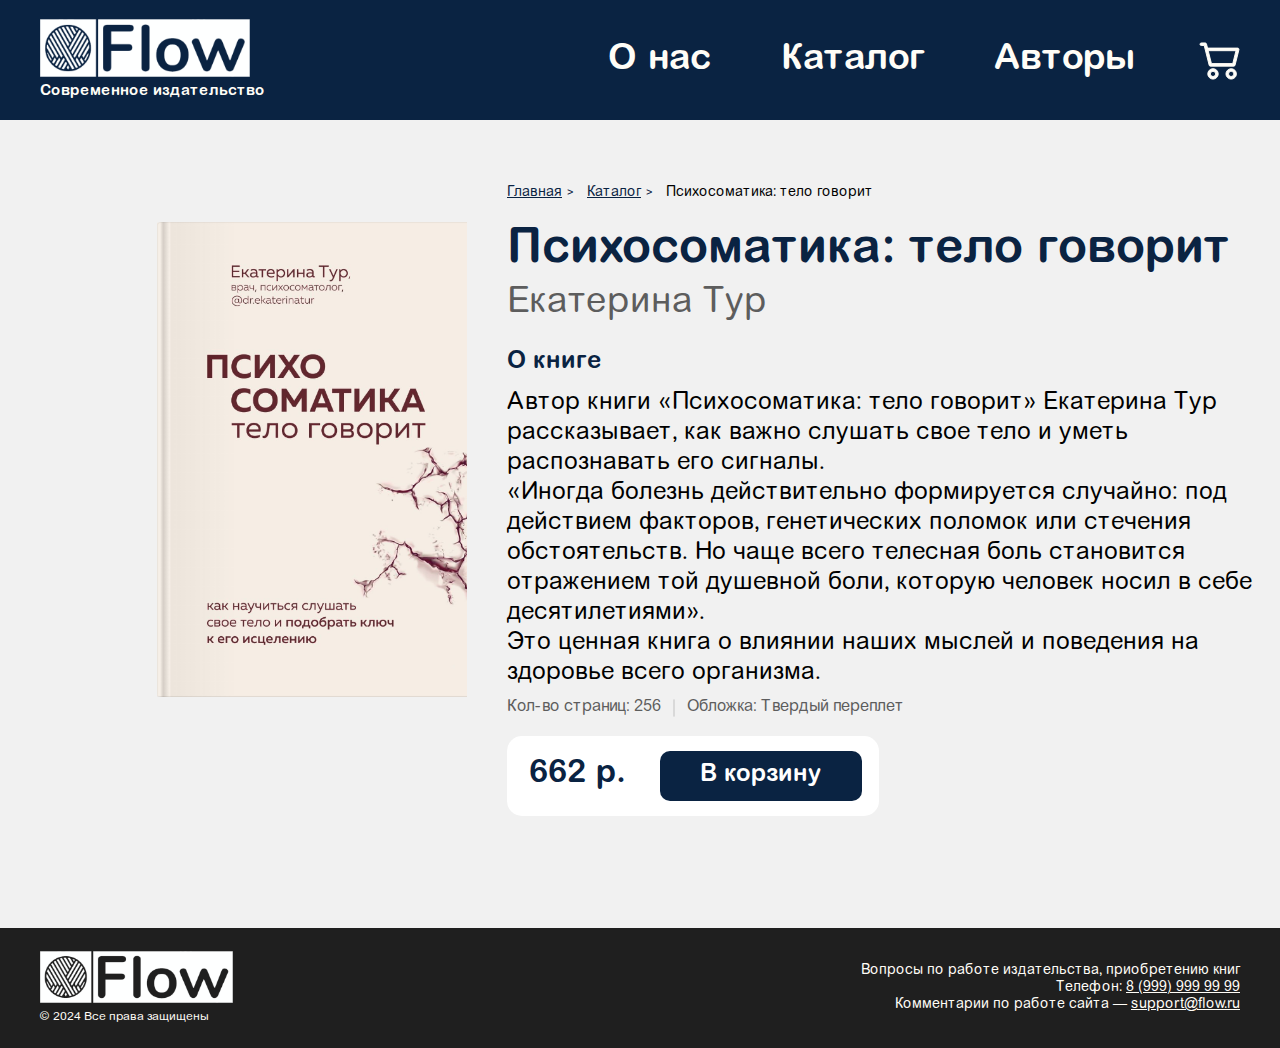
<file: product8.html>
<!DOCTYPE html>
<html lang="ru">
<head>
    <meta charset="UTF-8">
    <meta name="viewport" content="width=device-width, initial-scale=1.0">
    <title>Психосоматика: тело говорит — Издательство Flow</title>
    <link rel="stylesheet" href="product-styles.css">
    <link rel="stylesheet" href="fonts.css">
</head>
<body>
    <!--Шапка-->
    <header class="header">
        <div class="header__wrapper">
            <!--Лого и слоган-->
            <div class="header__logo-container"><a href="index.html">
                <img src="source/flow_logo.png" alt="Логотип Flow" width="210">
                <h1>Современное издательство</h1>
            </a></div>
            <!--Навигация-->
            <nav class="header__nav-container">
                <ul>
                    <li><a href="index.html#about">О нас</a></li>
                    <li><a href="index.html#catalog">Каталог</a></li>
                    <li><a href="index.html#authors">Авторы</a></li>
                </ul>
                <a href="cart.html" class="icon cart"></a>
            </nav>
        </div>
    </header>

    <!--Main. Основное содержание страницы-->
    <main class="main">
        <div class="main__container">
            <!--Навигация-->
            <nav class="container__crumbs">
                <ol>
                  <li class="crumb first-crumb"><a href="index.html">Главная</a></li>
                  <li class="crumb"><a href="index.html#catalog">Каталог</a></li>
                  <li class="crumb">Психосоматика: тело говорит</li>
                </ol>
            </nav>
            <!--Товар-->
            <article class="container__product">
                <!--Фото товара-->
                <div class="product__img">
                    <img src="source/psihosomatika_telo_govorit.png" alt="Обложка книги «Психосоматика: тело говорит»" width="310">
                </div>
                <!--Правая часть с описанием товара и кнопкой покупки-->
                <section class="product__container">
                    <!--Описание товара-->
                    <div class="product__description">
                        <div class="product__heading">
                            <h2>Психосоматика: тело говорит</h2>
                            <p>Екатерина Тур</p>
                        </div>
                        <div class="product__about">
                            <h3>О книге</h3>
                            <p>Автор книги «Психосоматика: тело говорит» Екатерина Тур рассказывает, 
                                как важно слушать свое тело и уметь распознавать его сигналы.</p>
                            <p>«Иногда болезнь действительно формируется случайно: 
                                под действием факторов, генетических поломок или стечения обстоятельств. 
                                Но чаще всего телесная боль становится отражением той душевной боли, 
                                которую человек носил в себе десятилетиями».</p>
                            <p>Это ценная книга о влиянии наших мыслей и поведения на здоровье всего организма.</p>
                        </div>
                        <div class="product__info">
                            <small>Кол-во страниц: 256</small>
                            <hr> <!--Дивайдер (разделитель)-->
                            <small>Обложка: Твердый переплет</small>
                        </div>
                    </div>
                    <!--Блок с ценой и кнопкой покупки-->
                    <div class="product__buy">
                        <p>662 р.</p>
                        <button class="product__to-cart-btn">В корзину</button>
                    </div>
                </section>
            </article>
        </div>
    </main>

    <!--Подвал-->
    <footer class="footer">
        <div class="footer__wrapper">
            <!--Лого и копирайт-->
            <div class="footer__logo-container">
                <img src="source/flow_logo.png" alt="Логотип Flow" width="193">
                <br><small>&copy; <time>2024</time> Все права защищены</small>
            </div>
            <!--Контакты-->
            <address>
                <p>Вопросы по работе издательства, приобретению книг</p>
                <p>Телефон: <a href="tel:89999999999">8 (999) 999 99 99</a></p>
                <p>Комментарии по работе сайта — <a href="mailto:support@flow.ru">support@flow.ru</a></p>
            </address>
        </div>
    </footer>
</body>
</html>
</file>
<file: styles.css>
* {
    margin:0;
    padding:0;
    box-sizing: border-box;
    font-family: 'Arial Rounded MT Pro Cyr';
}

body {
    display: flex;
    flex-direction: column;
    min-height: 100vh; /* Для реализации прижатия футера к низу страницы */
    background-color: #F1F1F1;
}

h2 {
    font-size: 64px;
    text-align: center;
    font-weight: bold;
    color:#0A2342;
}

h3 {
    font-weight: bold;
}

:target::before { /* исправление якорей */
    content: "";
    display: block;
    height: 140px;
    margin: -120px 0 0;
}

/* Шапка */
.header {
    position:fixed;
    top:0;
    z-index: 100;
    width: 100%;
    height: 120px;
    display: flex;
    align-items: center;
    justify-content: center;
    background-color: #0A2342;
}

.header__wrapper {
    width: 1440px;
    padding:0 40px;
    display: flex;
    align-items: center;
    justify-content: space-between;
}

/* Шапка. Текст */
.header a{
    color:#FFFDF7;
    text-decoration: none;
    font-weight: bold;
}

.header h1{
    font-size: 15px;
}

/* Шапка. Навигация */
.header__nav-container {
    display: flex;
    align-items: center;
}

.header__nav-container ul {
    padding-left: 0;
    display: inline-block;
    list-style-type: none;
}

.header__nav-container li,
.icon {
    display: inline-block;
    margin-left: 64px;
    font-size: 36px;
}

.header__nav-container li a {
    position: relative;
}

.icon {
    width: 41px;
    height: 38px;
    margin-top: 3px;
    background-repeat: no-repeat;
    background-position: center;
    background-size: contain;
}
  
.cart {
    background-image: url(source/cart.svg);
}

/* Main */
.main {
    width: 1440px;
    margin: 120px auto 128px; /* Не трогать, это марджин от шапки */
    padding: 0 40px;
    flex-grow: 1; /* Для реализации прижатия футера к низу страницы 
                (чтобы main занимал оставшееся пространство) */
}

/* Слайдер */
.slider {
    width: 1360px;
    height: 500px;
}

.slider__wrapper {
    position: absolute;
    display: flex;
    left:50%;
    transform: translate(-50%);
    overflow: hidden;
    width: 1360px;
    height: 500px;
}

.slider__slides {
    position: relative;
    left: 0;
    width: 100%;
    height: 100%;
    display: flex;     
    transition: all 1s ease 0s;
}

/* Слайдер. Кнопки слайдера */
.slider__btn {
    width: 60px;
    height: 80px;
    position: absolute;
    top:50%;
    background-color:#FFFDF7;
    background-repeat: no-repeat;
    opacity: 0.5;
    border: none;
    cursor: pointer;
}

.slider__btn:active {
    opacity:0.6;
}

.slider__btn-prev {
    background-image: url(source/arrow_prev.png);
    background-position: left center;
    border-radius: 0 5px 5px 0;
}

.slider__btn-next {
    right: 0;
    background-image: url(source/arrow_next.png);
    background-position: right center;
    border-radius: 5px 0 0 5px;
}

/* Раздел "О Flow" */
.about {
    max-width: 1128px;
    margin: 96px 0 0 117px;
}

.about h2 {
    margin-bottom: 32px;
}

.about p {
    font-size: 32px;
}

/* Каталог */
.catalog {
    padding-top: 124px;
}

.catalog h2 {
    margin-bottom: 54px;
}

.catalog__cards-container {
    width: 100%;
    display: flex;
    flex-wrap: wrap;
    justify-content: space-between;
}

/* Каталог. Оформление карточек товаров */
.catalog__card {
    height: 540px;
    width: 310px;
    margin-bottom: 40px;
    padding: 22px 6px;
    display: flex;
    flex-direction: column;
    align-items: center;
    justify-content: space-between;
    background-color: #D9D9D9;
    border-radius: 10px;
    text-align: center;
}

.catalog__card a {
    color: black;
    text-decoration: none;
}

.catalog__card-name {
    margin: 0;
    text-align: center;
}

.catalog__card-name h3 {
    font-size: 32px;
}

.catalog__card-name p {
    font-size: 20px;
}

.catalog__card .price {
    font-size: 32px;
    font-weight: bold;
    color: #0A2342;
}

.catalog__to-cart-btn {
    padding: 8px 30px 10px;
    border-style: none;
    font-weight: bold;
    font-size: 36px;
    border-radius: 5px;
    cursor: pointer;
}

.catalog__to-cart-btn:active {
    background-color:#e9e9e9;
}

/* Каталог. Кнопка перелистывания страницы */
.catalog__pages-flipper {
    width: 400px;
    height: 60px;
    margin: 0 auto;
    padding: 0 9px;
    display: flex;
    align-items: center;
    justify-content: space-between;
    border-radius: 30px;
    background-color: #E7E7E7;
    font-size: 20px;
    font-weight: bold;
}

.catalog__pages-flipper-btn {
    width: 35px;
    height: 35px;
    background-color:#E7E7E7;
    background-size: cover;
    background-repeat: no-repeat;
    border: none;
    border-radius: 17px;
    cursor: pointer;
}

.catalog__pages-flipper-btn:enabled:active {
    background-color:#dedede;
}

.catalog__pages-flipper-btn:disabled {
    opacity: 0.5;
    cursor:default;
}

.catalog__prev-page-btn {
    background-image: url(source/arrow_prev.png);
    background-position: center;
}

.catalog__next-page-btn {
    background-image: url(source/arrow_next.png);
    background-position: center;
}

/* Авторы */
.authors {
    margin-top: 124px;
}

.authors h2 {
    margin-bottom: 54px;

}

.authors__cards-container {
    width: 100%;
    display: flex;
    flex-wrap: wrap;
    justify-content: space-between;
}

/* Авторы. Оформление карточек */
.authors__card {
    width: 660px;
    height: 560px;
    padding: 34px 30px 29px 25px;
    margin-bottom: 40px;
    border-radius: 15px;
    background-color: #D9D9D9;
}

.authors__card h3 {
    font-size: 40px;
    padding-bottom: 24px;
}

.authors__card-content {
    display: flex;
}

.authors__card-img {
    min-width: 184px;
    max-width: 184px;
    height: 425px;
    border-radius: 10px;
    background-size: cover;
}

.authors__card1-img {
    background-image: url(source/aleksandr_korol.png);
}

.authors__card2-img {
    background-image: url(source/john_strelecky.png);
}

.authors__card3-img {
    background-image: url(source/ryan_north.png);
}

.authors__card4-img {
    background-image: url(source/eric_berne.png);
}

.authors__card5-img {
    background-image: url(source/mark_bret.png);
}

.authors__card6-img {
    background-image: url(source/olivier_kotte.png);
}

.authors__card7-img {
    background-image: url(source/stanislav_drobyshevskij.png);
}

.authors__card8-img {
    background-image: url(source/ekaterina_tur.png);
}

.authors__card-content p {
    font-size: 20px;
    margin-left: 24px;
}

/* Подвал */
.footer {
    width: 100%;
    height: 120px;
    display: flex;
    align-items: center;
    justify-content: center;
    flex-shrink: 0; /* Для реализации прижатия футера к низу страницы 
                    (чтобы футер не уменьшался) */
    background-color: #1F1F1F;
    color: #FFFDF7;
    font-size: 14px;
}

.footer__wrapper {
    width: 1440px;
    padding:0 40px;
    display: flex;
    align-items: center;
    justify-content: space-between;
}

/* Подвал. Текст */
.footer small {
    font-size: 12px;
}

.footer a {
    color:#FFFDF7;
}

.footer address {
    text-align: right;
    font-style: normal;
}
</file>
<file: fonts.css>
@font-face {
    font-family: "Arial Rounded MT Pro Cyr";
    src: local("Arial Rounded MT Pro Cyr Regular"),
        local("ArialRoundedMTProCyr-Regular"),
        url(source/Arial_Rounded_MT_Pro_Cyr_Regular.woff2);
        font-weight: normal;
}
@font-face {
    font-family: "Arial Rounded MT Pro Cyr";
    src: local("Arial Rounded MT Pro Cyr Bold"),
        local("ArialRoundedMTProCyr-Bold"),
        url(source/Arial_Rounded_MT_Pro_Cyr_Bold.woff2);
        font-weight: bold;
}
</file>
<file: cart-styles.css>
* {
    margin:0;
    padding:0;
    box-sizing: border-box;
    font-family: 'Arial Rounded MT Pro Cyr';
}

body {
    display: flex;
    flex-direction: column;
    min-height: 100vh; /* Для реализации прижатия футера к низу страницы */
    background-color: #F1F1F1;
}

/* Шапка */
.header {
    position:fixed;
    top:0;
    z-index: 100;
    width: 100%;
    height: 120px;
    display: flex;
    align-items: center;
    justify-content: center;
    background-color: #0A2342;
}

.header__wrapper {
    width: 1440px;
    padding:0 40px;
    display: flex;
    align-items: center;
    justify-content: space-between;
}

/* Шапка. Текст */
.header a{
    color:#FFFDF7;
    text-decoration: none;
    font-weight: bold;
}

.header h1{
    font-size: 15px;
}

/* Шапка. Навигация */
.header__nav-container {
    display: flex;
    align-items: center;
}

.header__nav-container ul {
    padding-left: 0;
    display: inline-block;
    list-style-type: none;
}

.header__nav-container li,
.icon {
    display: inline-block;
    margin-left: 64px;
    font-size: 36px;
}

.header__nav-container li a {
    position: relative;
}

.icon {
    width: 41px;
    height: 38px;
    margin-top: 3px;
    background-repeat: no-repeat;
    background-position: center;
    background-size: contain;
}
  
.cart {
    background-image: url(source/cart.svg);
}

/* Main */
.main {
    width: 1440px;
    margin: 120px auto 112px; /* Не трогать, это марджин от шапки */
    padding: 0 40px;
    flex-grow: 1; /* Для реализации прижатия футера к низу страницы 
                (чтобы main занимал оставшееся пространство) */
}

.main__container {
    margin: 62px auto 0;
    width: 1126px;
    display: flex;
    justify-content: space-between;
}

/* Корзина */
.cart-info {
    padding: 60px 50px 71px 49px;
    display: flex;
    justify-content: center;
    align-items: center;
    flex-direction: column;
    background-color: #FFFFFF;
    border-radius: 20px;
}

.cart-info p {
    font-weight: bold;
    font-size: 48px;
    margin-bottom: 41px;
}

/* Информация о покупке */
.buy-info {
    padding: 54px 24px 24px;
    display: flex;
    flex-direction: column;
    background-color: #FFFFFF;
    border-radius: 20px;
    font-size: 32px;
}

.buy-info p {
    margin-bottom: 17px;
}

.buy-info__pre-price {
    width: 100%;
    padding: 0 12px;
    margin-bottom: 36px;
}

.buy-info__price,
.buy-info__discount {
    width: 100%;
    display: flex;
    justify-content: space-between;
}

.buy-info .cost {
    font-weight: bold;
}

.buy-info .items-count {
    padding-left: 12px;
    font-size: 24px;
    color: #5d5d5d;
}

.buy-info__final-price {
    font-weight: bold;
    margin-top: 36px;
    margin-bottom: 30px;
    padding: 0 12px;
}

.buy-info__buy-button {
    padding: 16px 20px 16px;
    font-size: 28px;
    font-weight: bold;
    border: none;
    background-color: #0A2342;
    color: #FFFFFF;
    border-radius: 10px;
    cursor: pointer;
}

.buy-info__buy-button:active{
    background-color: #0a2342e7;
}

.buy-info hr {
    border-radius: 1px;
    height: 2px;
    border: none;
    background-color: #D9D9D9;
}

/* Подвал */
.footer {
    width: 100%;
    height: 120px;
    display: flex;
    align-items: center;
    justify-content: center;
    flex-shrink: 0; /* Для реализации прижатия футера к низу страницы 
                    (чтобы футер не уменьшался) */
    background-color: #1F1F1F;
    color: #FFFDF7;
    font-size: 14px;
}

.footer__wrapper {
    position: relative;
    bottom: 0;
    width: 1440px;
    padding:0 40px;
    display: flex;
    align-items: center;
    justify-content: space-between;
}

/* Подвал. Текст */
.footer small {
    font-size: 12px;
}

.footer a {
    color:#FFFDF7;
}

.footer address {
    text-align: right;
    font-style: normal;
}
</file>
<file: product-styles.css>
* {
    margin:0;
    padding:0;
    box-sizing: border-box;
    font-family: 'Arial Rounded MT Pro Cyr';
}

body {
    display: flex;
    flex-direction: column;
    min-height: 100vh; /* Для реализации прижатия футера к низу страницы */
    background-color: #F1F1F1;
}

h2 {
    font-size: 48px;
    font-weight: bold;
    color:#0A2342;
}

h3 {
    font-size: 24px;
    font-weight: bold;
    color:#0A2342;
}

/* Шапка */
.header {
    position:fixed;
    top:0;
    z-index: 100;
    width: 100%;
    height: 120px;
    display: flex;
    align-items: center;
    justify-content: center;
    background-color: #0A2342;
}

.header__wrapper {
    width: 1440px;
    padding:0 40px;
    display: flex;
    align-items: center;
    justify-content: space-between;
}

/* Шапка. Текст */
.header a{
    color:#FFFDF7;
    text-decoration: none;
    font-weight: bold;
}

.header h1{
    font-size: 15px;
}

/* Шапка. Навигация */
.header__nav-container {
    display: flex;
    align-items: center;
}

.header__nav-container ul {
    padding-left: 0;
    display: inline-block;
    list-style-type: none;
}

.header__nav-container li,
.icon {
    display: inline-block;
    margin-left: 64px;
    font-size: 36px;
}

.header__nav-container li a {
    position: relative;
}

.icon {
    width: 41px;
    height: 38px;
    margin-top: 3px;
    background-repeat: no-repeat;
    background-position: center;
    background-size: contain;
}
  
.cart {
    background-image: url(source/cart.svg);
}

/* Main */
.main {
    width: 1440px;
    margin: 120px auto 112px; /* Не трогать, это марджин от шапки */
    padding: 0 40px;
    flex-grow: 1; /* Для реализации прижатия футера к низу страницы 
                (чтобы main занимал оставшееся пространство) */
}

.main__container {
    margin: 62px auto 0;
    width: 1126px;
    display: flex;
    flex-direction: column;
}

.container__crumbs ol {
    list-style-type: none;
    padding-left: 0;
    padding-bottom: 20px;
    margin-left: 350px;
}
  
.crumb {
    display: inline-block;
    margin: 0 10px;
    font-size: 14px;
}

.first-crumb {
    margin-left:0;
}
  
.crumb a {
    position: relative;
    color:#0A2342
}
  
.crumb a::after {
    content: ">";
    position: absolute;
    padding: 2px 5px;
    font-size: 80%;
}

/* Товар */
.container__product {
    display: flex;
}

.product__container {
    margin-left: 40px;
    display: flex;
    flex-direction: column;
    justify-content: space-between;
}

.product__heading {
    margin-bottom: 24px;
}

.product__heading p {
    color: #5D5D5D;
    font-size: 36px;
}

.product__about {
    margin-bottom: 10px;
}

.product__about h3 {
    margin-bottom: 10px;
}

.product__about p {
    font-size: 24px;
}

.product__info {
    margin-bottom: 19px;
    display: flex;
    align-items: center;
}

.product__info small {
    font-size: 16px;
    color: #5D5D5D;
}

.product__info hr {
    border: 1px solid #D9D9D9;
    border-radius: 1px;
    height: 18px;
    margin:2px 12px 0px;
}

.product__buy {
    height: 80px;
    padding: 15px 17px 15px 22px;
    margin:0 auto 0 0;
    display: flex;
    background-color: #FFFFFF;
    border-radius: 15px;
}

.product__buy p {
    margin-top: 4px;
    font-size: 32px;
    font-weight: bold;
    color: #0A2342;
}

.product__to-cart-btn {
    padding: 10px 40px 11px;
    margin-left: 34px;
    background-color: #0A2342;
    border-radius: 10px;
    color: #FFFFFF;
    font-weight: bold;
    font-size: 24px;
    border: none;
    cursor: pointer;
}

.product__to-cart-btn:active {
    background-color: #0a2342e7;
}

/* Подвал */
.footer {
    width: 100%;
    height: 120px;
    display: flex;
    align-items: center;
    justify-content: center;
    flex-shrink: 0; /* Для реализации прижатия футера к низу страницы 
                    (чтобы футер не уменьшался) */
    background-color: #1F1F1F;
    color: #FFFDF7;
    font-size: 14px;
}

.footer__wrapper {
    position: relative;
    bottom: 0;
    width: 1440px;
    padding:0 40px;
    display: flex;
    align-items: center;
    justify-content: space-between;
}

/* Подвал. Текст */
.footer small {
    font-size: 12px;
}

.footer a {
    color:#FFFDF7;
}

.footer address {
    text-align: right;
    font-style: normal;
}
</file>
